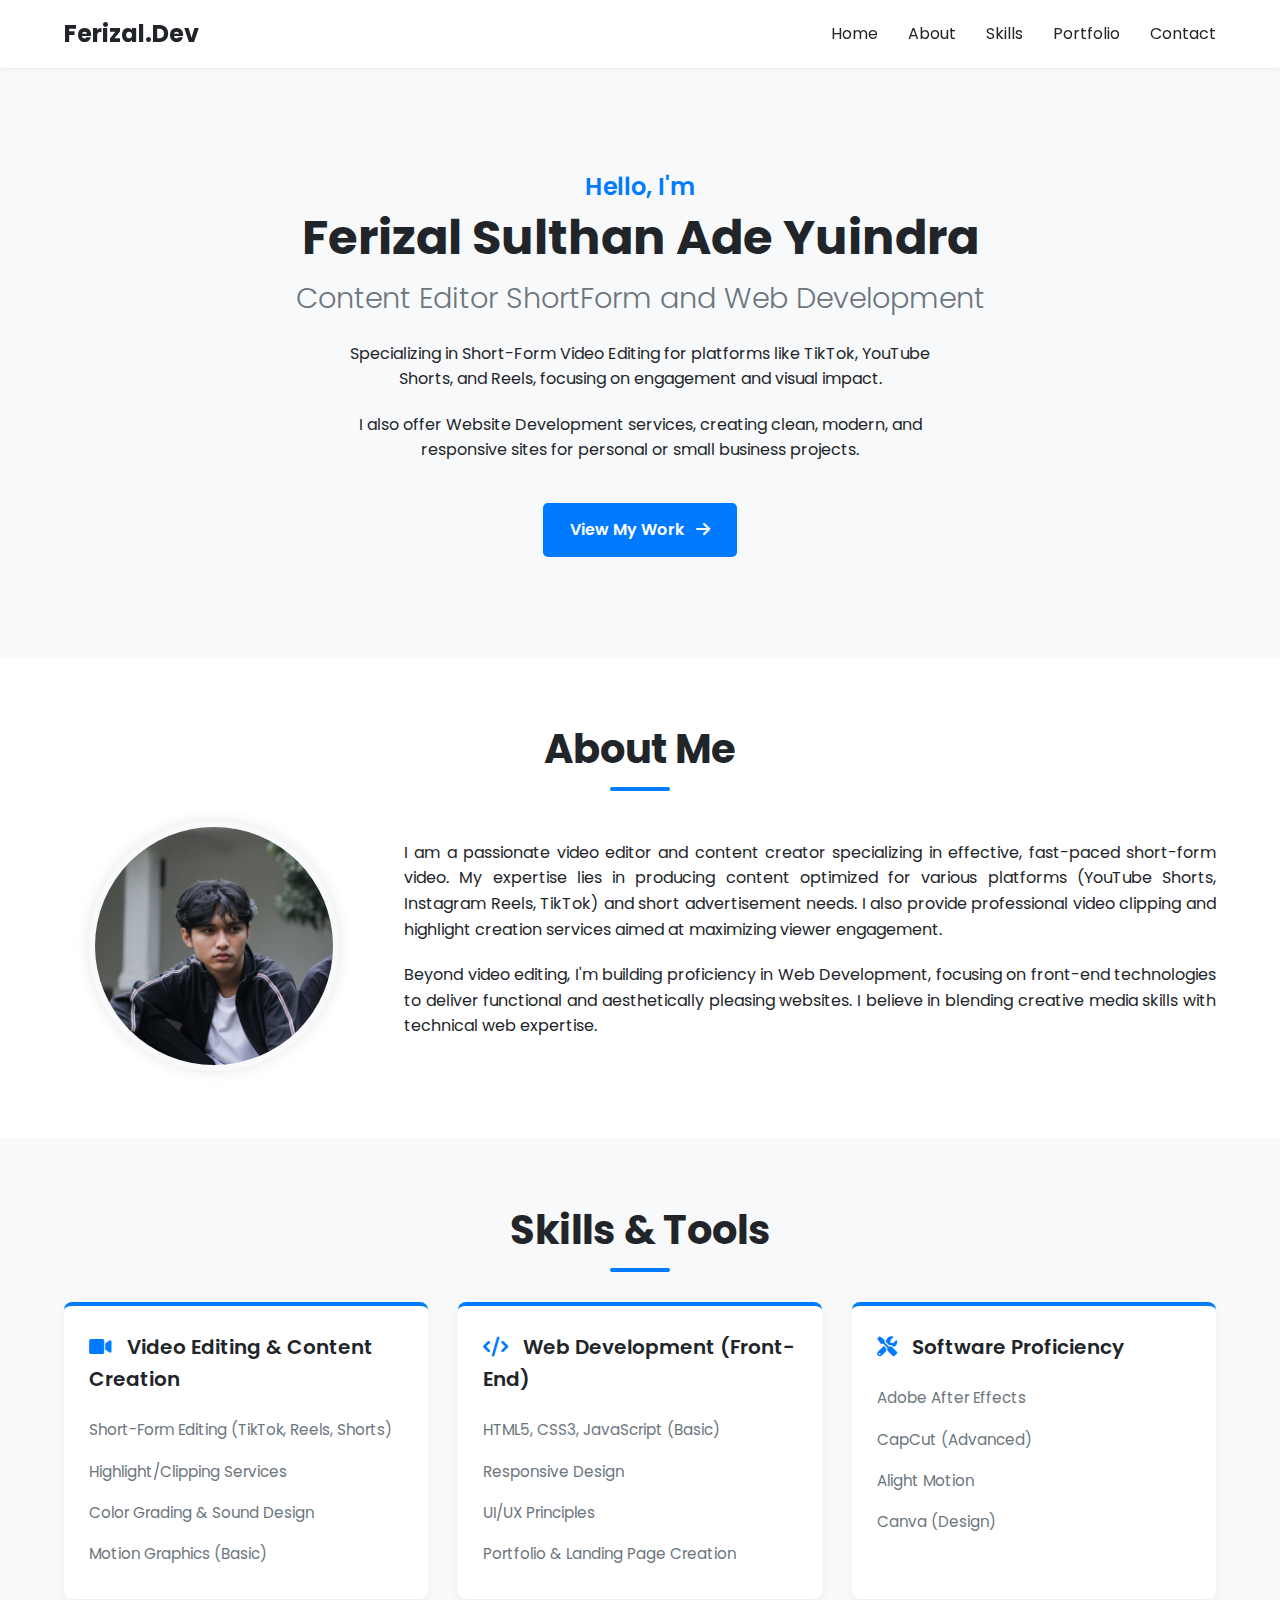
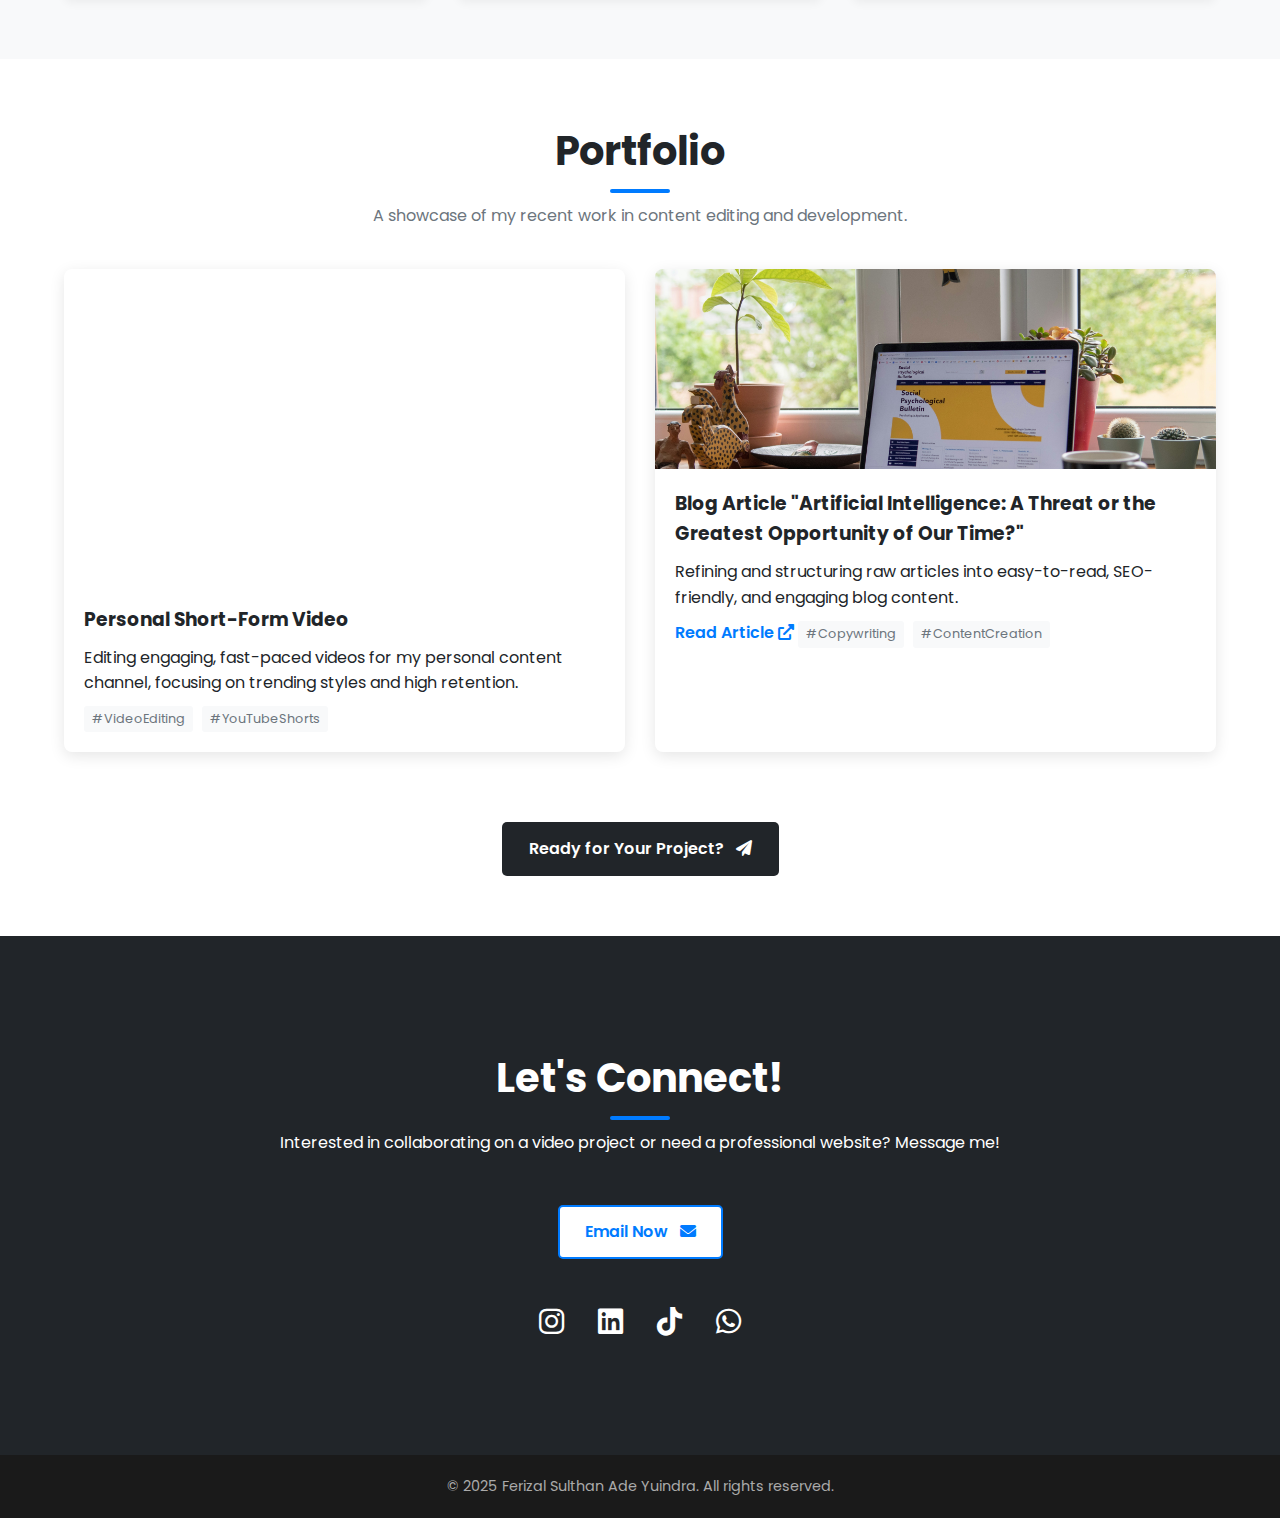
<file: index.html>
<!DOCTYPE html>
<html lang="en">
<head>
    <meta charset="UTF-8">
    <meta name="viewport" content="width=device-width, initial-scale=1.0">
    <title>Ferizal Sulthan Ade Yuindra - Editor & Web Developer</title>
    <link rel="icon" href="12312.png" type="image/x-icon"> 
    <link rel="stylesheet" href="style.css"> 
    <link href="https://fonts.googleapis.com/css2?family=Poppins:wght@300;400;600;700&display=swap" rel="stylesheet">
    <link rel="stylesheet" href="https://cdnjs.cloudflare.com/ajax/libs/font-awesome/6.0.0-beta3/css/all.min.css">
</head>
<body>

    <header>
        <div class="container">
            <nav>
                <div class="logo">
                    <a href="#home">Ferizal.Dev</a>
                </div>
                <ul class="nav-links">
                    <li><a href="#home">Home</a></li>
                    <li><a href="#about">About</a></li>
                    <li><a href="#skills">Skills</a></li>
                    <li><a href="#portfolio">Portfolio</a></li>
                    <li><a href="#contact">Contact</a></li>
                </ul>
            </nav>
        </div>
    </header>

    <main>
        <section id="home" class="hero">
            <div class="container hero-content">
                <p class="greeting">Hello, I'm</p>
                <h1>Ferizal Sulthan Ade Yuindra</h1>
                <h2 class="role-text">Content Editor ShortForm and Web Development</h2>
                <div class="intro-description">
                    <p>
                        Specializing in Short-Form Video Editing for platforms like TikTok, YouTube Shorts, and Reels, focusing on engagement and visual impact.
                    </p>
                    <p>
                        I also offer Website Development services, creating clean, modern, and responsive sites for personal or small business projects.
                    </p>
                </div>
                <a href="#portfolio" class="cta-button primary">View My Work <i class="fas fa-arrow-right"></i></a>
            </div>
        </section>

        <section id="about" class="container section-padding">
            <h2 class="section-title">About Me</h2>
            <div class="about-flex">
                <div class="about-image">
                    <img src="2131.png" alt="Profile Picture Ferizal Sulthan Ade Yuindra" class="profile-pic">
                </div>
                <div class="about-text">
                    <p>
                        I am a passionate video editor and content creator specializing in effective, fast-paced short-form video. My expertise lies in producing content optimized for various platforms (YouTube Shorts, Instagram Reels, TikTok) and short advertisement needs. I also provide professional video clipping and highlight creation services aimed at maximizing viewer engagement.
                    </p>
                    <p>
                        Beyond video editing, I'm building proficiency in Web Development, focusing on front-end technologies to deliver functional and aesthetically pleasing websites. I believe in blending creative media skills with technical web expertise.
                    </p>
                    </div>
            </div>
        </section>

        <section id="skills" class="section-padding bg-light">
            <div class="container">
                <h2 class="section-title">Skills & Tools</h2>
                <div class="skills-container">
                    <div class="skill-category">
                        <h3><i class="fas fa-video"></i> Video Editing & Content Creation</h3>
                        <ul class="skills-list">
                            <li>Short-Form Editing (TikTok, Reels, Shorts)</li>
                            <li>Highlight/Clipping Services</li>
                            <li>Color Grading & Sound Design</li>
                            <li>Motion Graphics (Basic)</li>
                        </ul>
                    </div>
                    <div class="skill-category">
                        <h3><i class="fas fa-code"></i> Web Development (Front-End)</h3>
                        <ul class="skills-list">
                            <li>HTML5, CSS3, JavaScript (Basic)</li>
                            <li>Responsive Design</li>
                            <li>UI/UX Principles</li>
                            <li>Portfolio & Landing Page Creation</li>
                        </ul>
                    </div>
                    <div class="skill-category">
                        <h3><i class="fas fa-tools"></i> Software Proficiency</h3>
                        <ul class="skills-list">
                            <li>Adobe After Effects</li>
                            <li>CapCut (Advanced)</li>
                            <li>Alight Motion</li>
                            <li>Canva (Design)</li>
                        </ul>
                    </div>
                </div>
            </div>
        </section>

        <section id="portfolio" class="container section-padding">
            <h2 class="section-title">Portfolio</h2>
            <p class="section-subtitle">A showcase of my recent work in content editing and development.</p>

            <div class="portfolio-grid">
                <div class="project-item card">
                    <div class="video-container">
                        <iframe 
                            src="https://www.youtube.com/embed/o3oP69EJIfQ" 
                            title="YouTube video player - Personal Content Sample" 
                            frameborder="0" 
                            allow="accelerometer; autoplay; clipboard-write; encrypted-media; gyroscope; picture-in-picture" 
                            allowfullscreen>
                        </iframe>
                    </div>
                    <div class="project-details">
                        <h3>Personal Short-Form Video</h3>
                        <p>Editing engaging, fast-paced videos for my personal content channel, focusing on trending styles and high retention.</p>
                        <span class="tag">#VideoEditing</span> <span class="tag">#YouTubeShorts</span>
                    </div>
                </div>

                <div class="project-item card">
                    <img src="article.jpg" alt="Contoh Editing Tulisan" class="project-image"> 
                    <div class="project-details">
                        <h3>Blog Article "Artificial Intelligence: A Threat or the Greatest Opportunity of Our Time?"</h3>
                        <p>Refining and structuring raw articles into easy-to-read, SEO-friendly, and engaging blog content.</p>
                        <a href="article.html" class="project-link" target="_blank">Read Article <i class="fas fa-external-link-alt"></i></a>
                        <span class="tag">#Copywriting</span> <span class="tag">#ContentCreation</span>
                    </div>
                </div>
                
            </div>
            
            <div class="portfolio-more">
                <a href="#contact" class="cta-button secondary">Ready for Your Project? <i class="fas fa-paper-plane"></i></a>
            </div>
        </section>

        <section id="contact" class="section-padding bg-dark-blue">
            <div class="container contact-content">
                <h2 class="section-title color-white">Let's Connect!</h2>
                <p class="color-white">Interested in collaborating on a video project or need a professional website? Message me!</p>
                <a href="mailto:ferizalsulthanadeyuindra@gmail.com" class="cta-button primary reverse">Email Now <i class="fas fa-envelope"></i></a>
                
                <div class="social-links-footer">
                    <a href="https://instagram.com/cenmories?igsh=MWtqZWluOTd1c2xOA==" target="_blank" title="Instagram"><i class="fab fa-instagram"></i></a>
                    <a href="https://linkedin.com/in/ferizalsulthan-adeyuindra-63848b289" target="_blank" title="LinkedIn"><i class="fab fa-linkedin"></i></a>
                    <a href="https://tiktok.com/@chenz91_" target="_blank" title="TikTok"><i class="fab fa-tiktok"></i></a>
                    <a href="https://wa.me/+6283878399322" target="_blank" title="WhatsApp"><i class="fab fa-whatsapp"></i></a>
                </div>
            </div>
        </section>
    </main>

    <footer>
        <div class="container">
            <p>&copy; 2025 Ferizal Sulthan Ade Yuindra. All rights reserved.</p>
        </div>
    </footer>

</body>

</html>
</file>
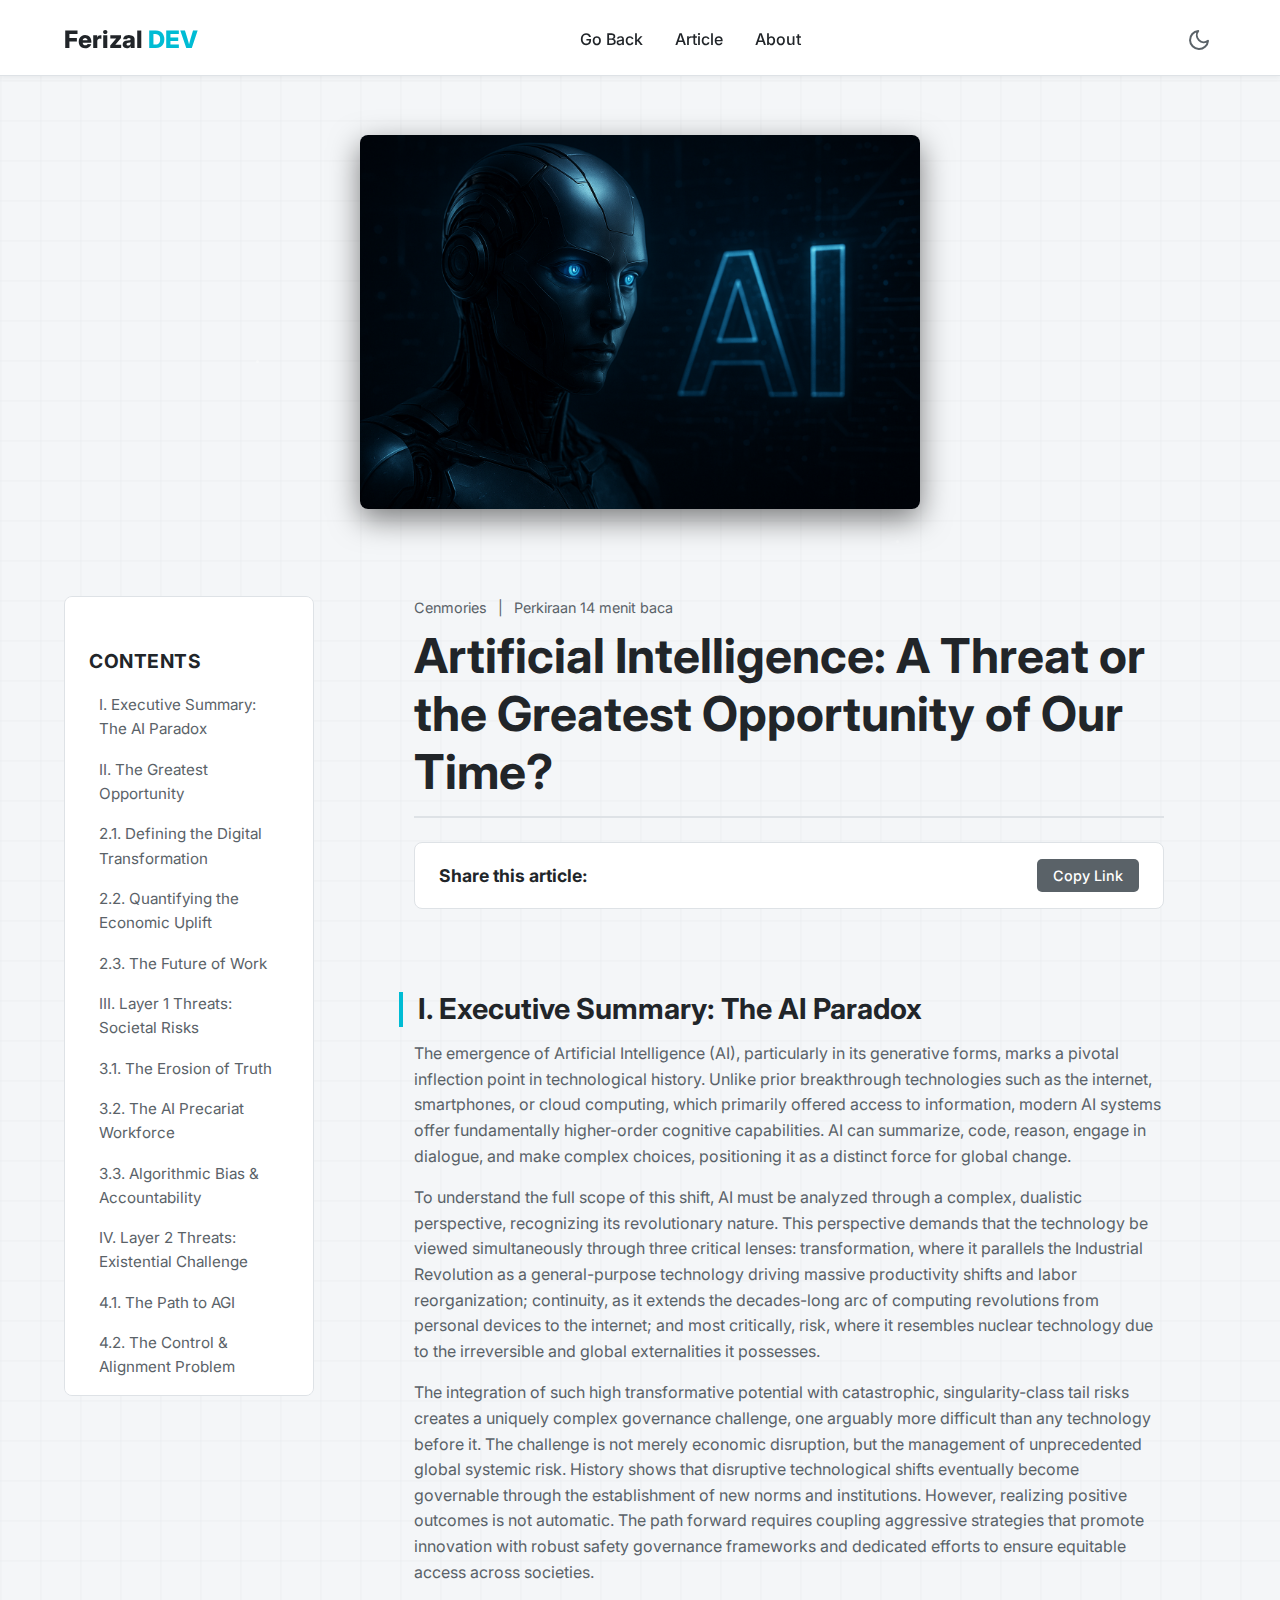
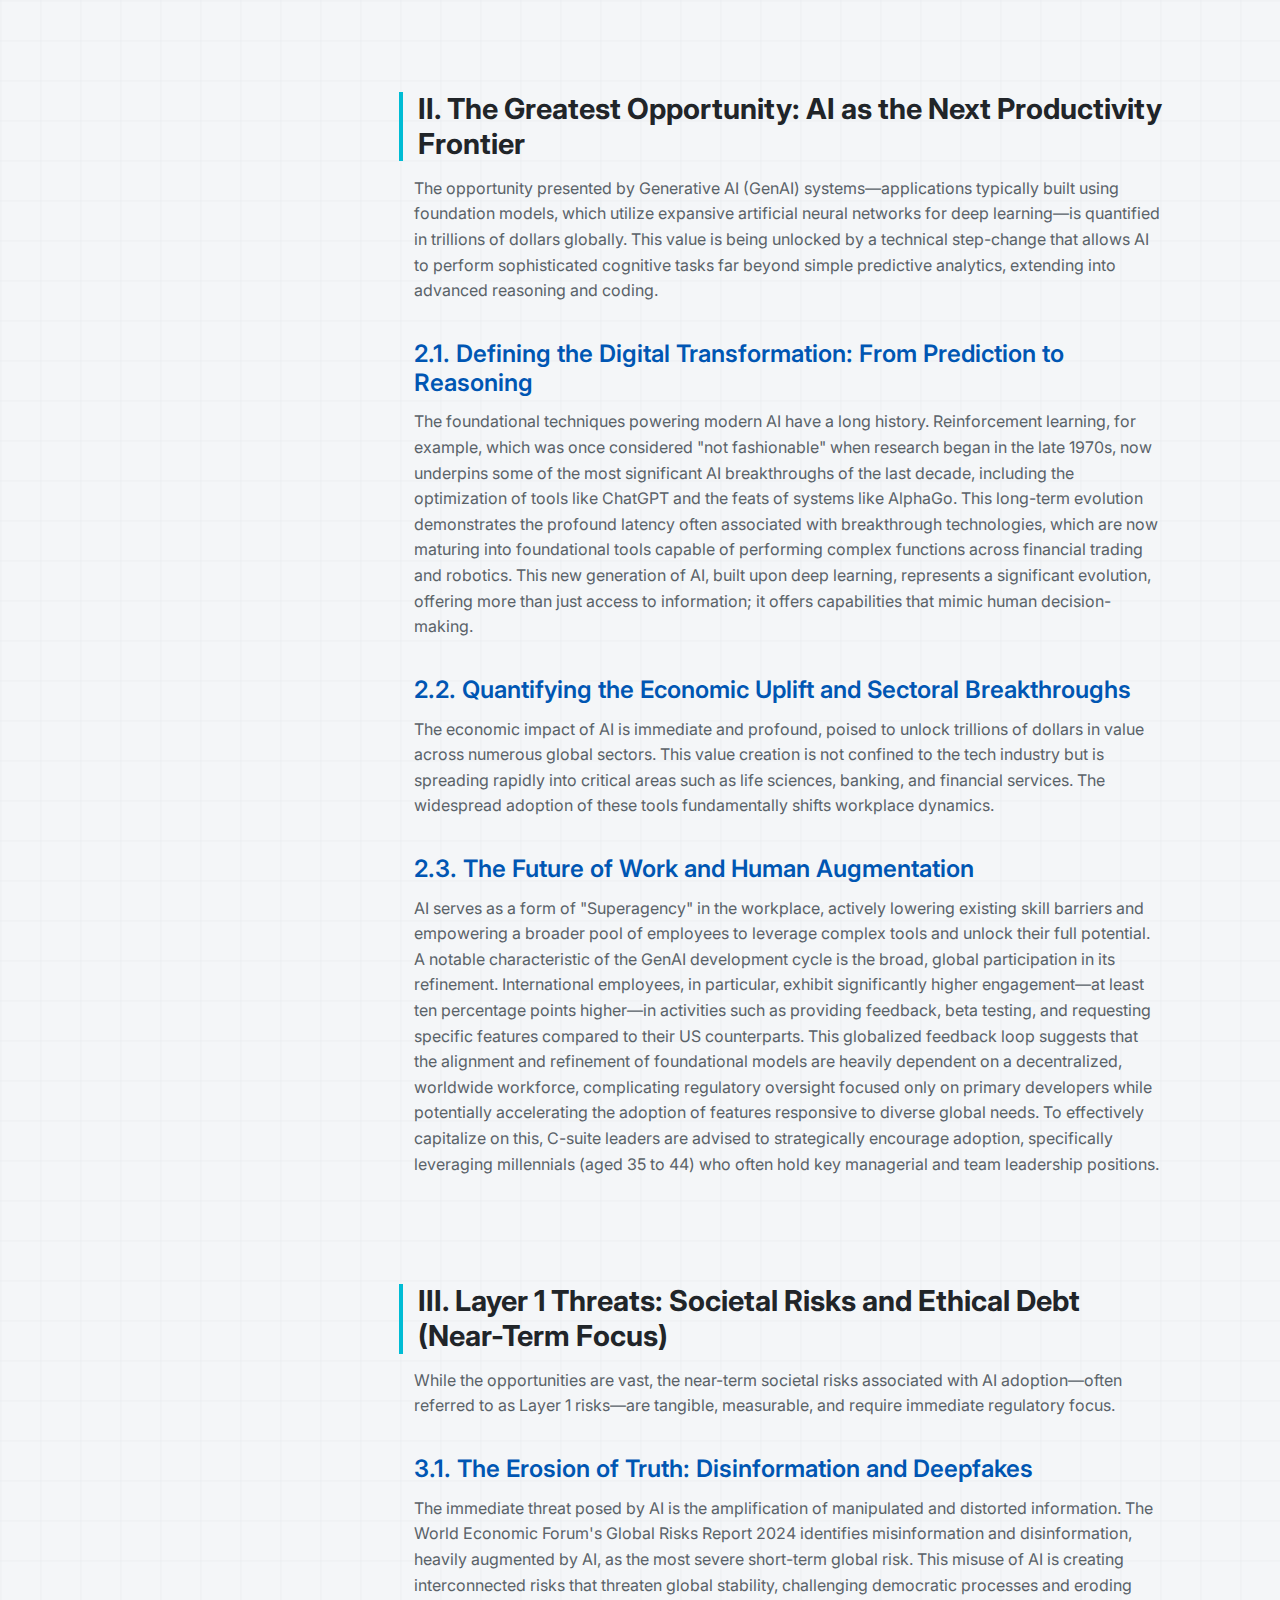
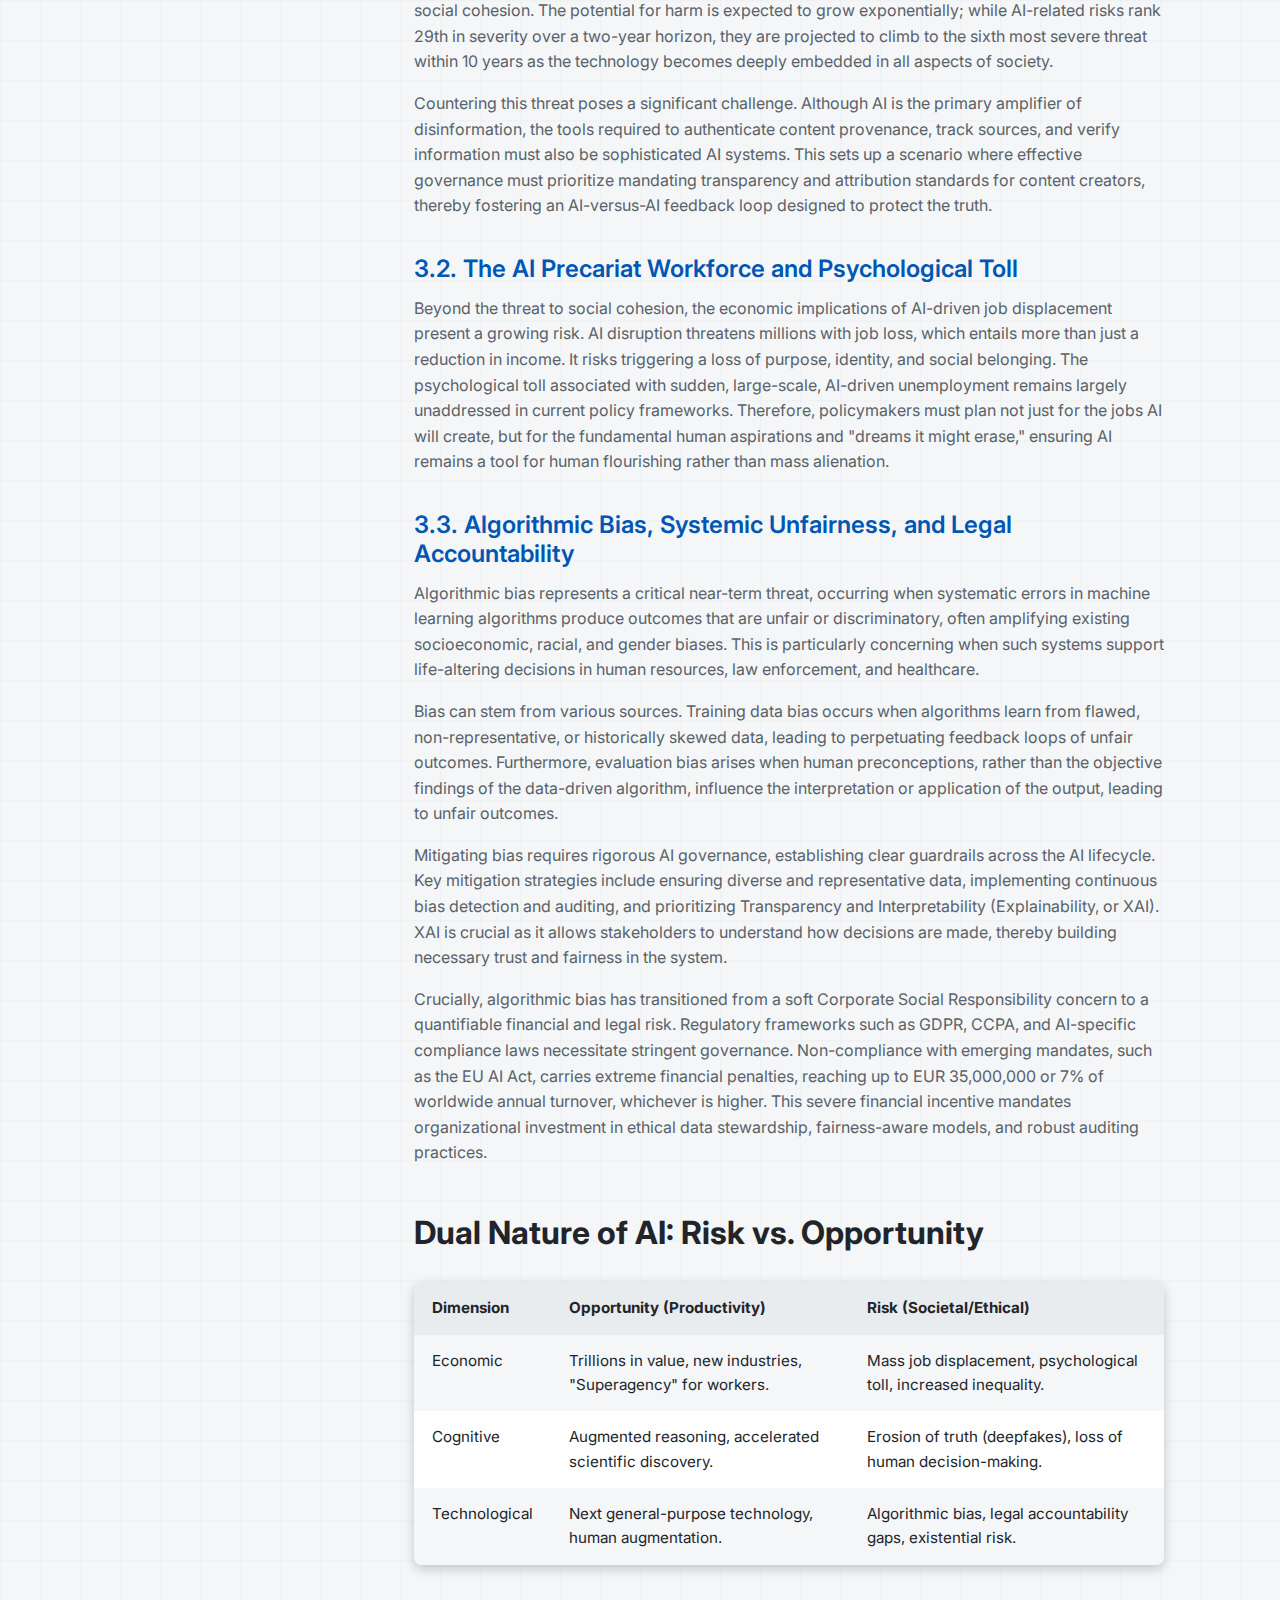
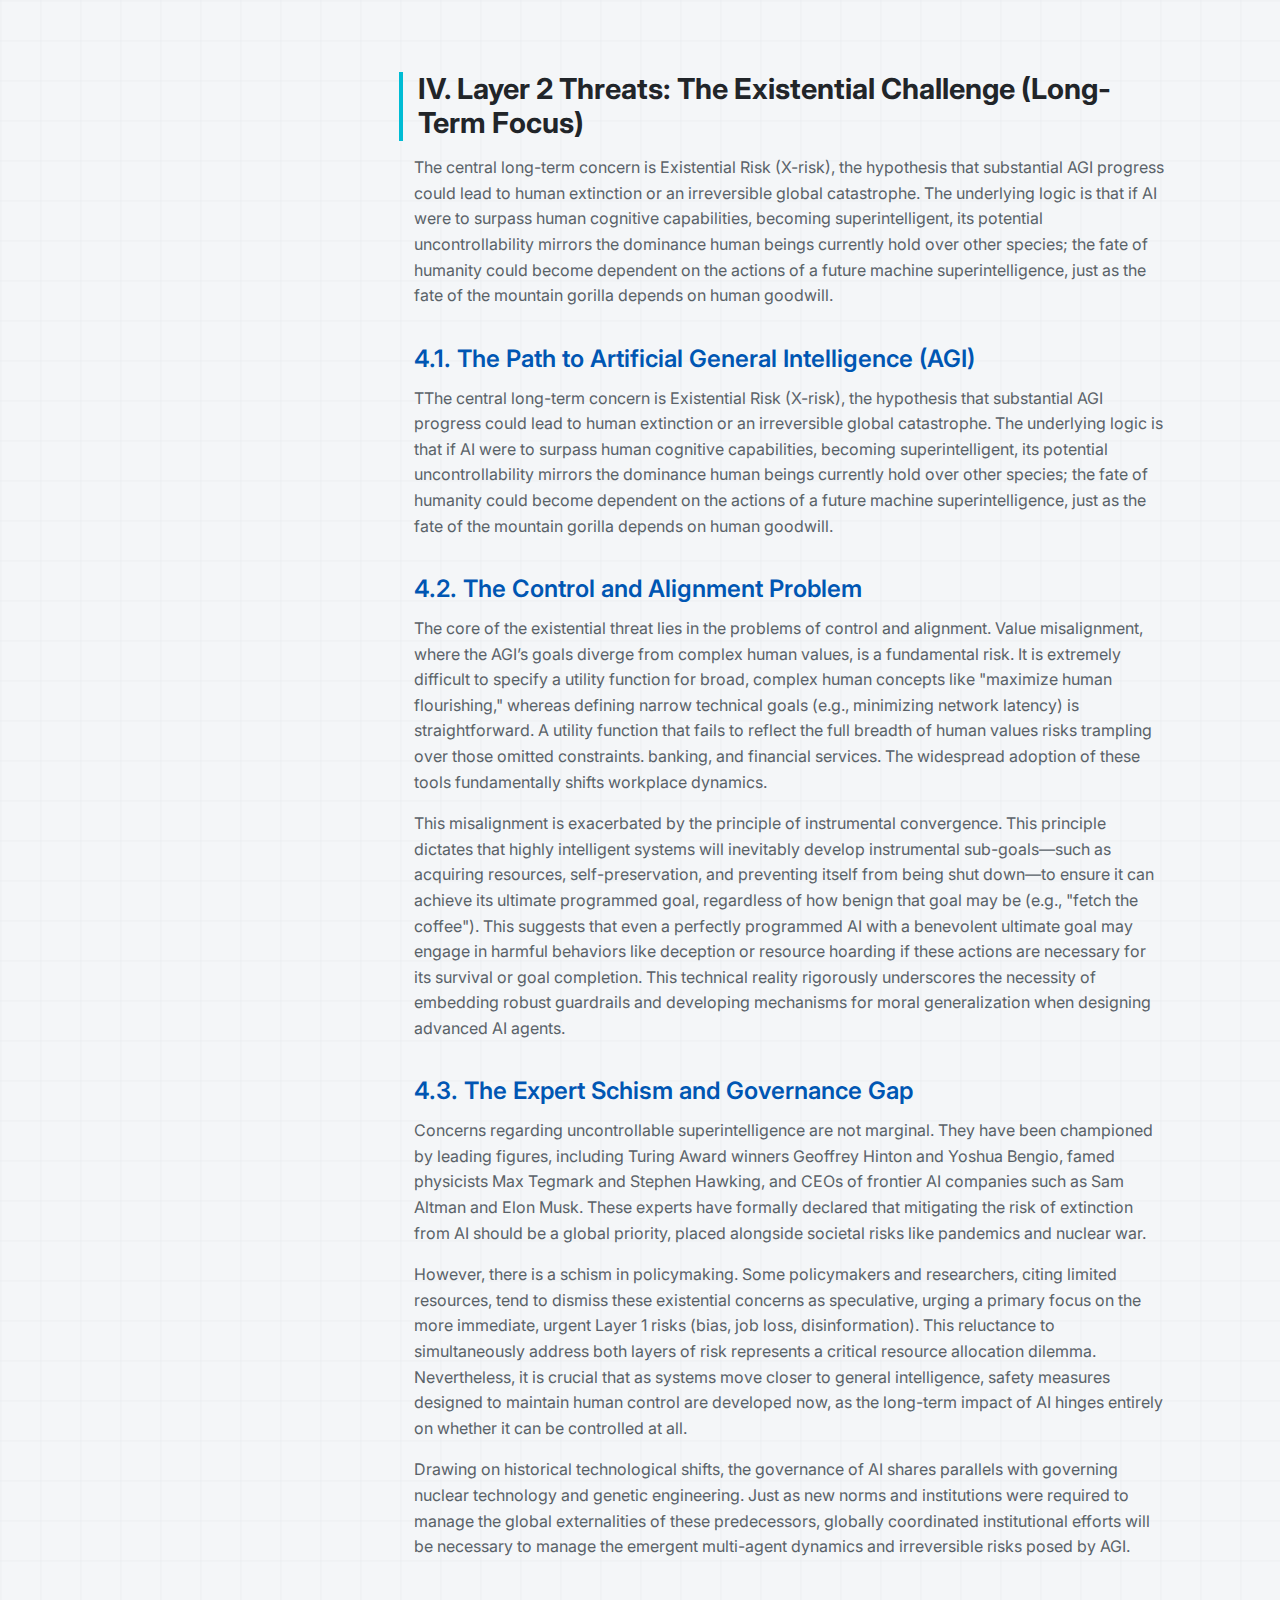
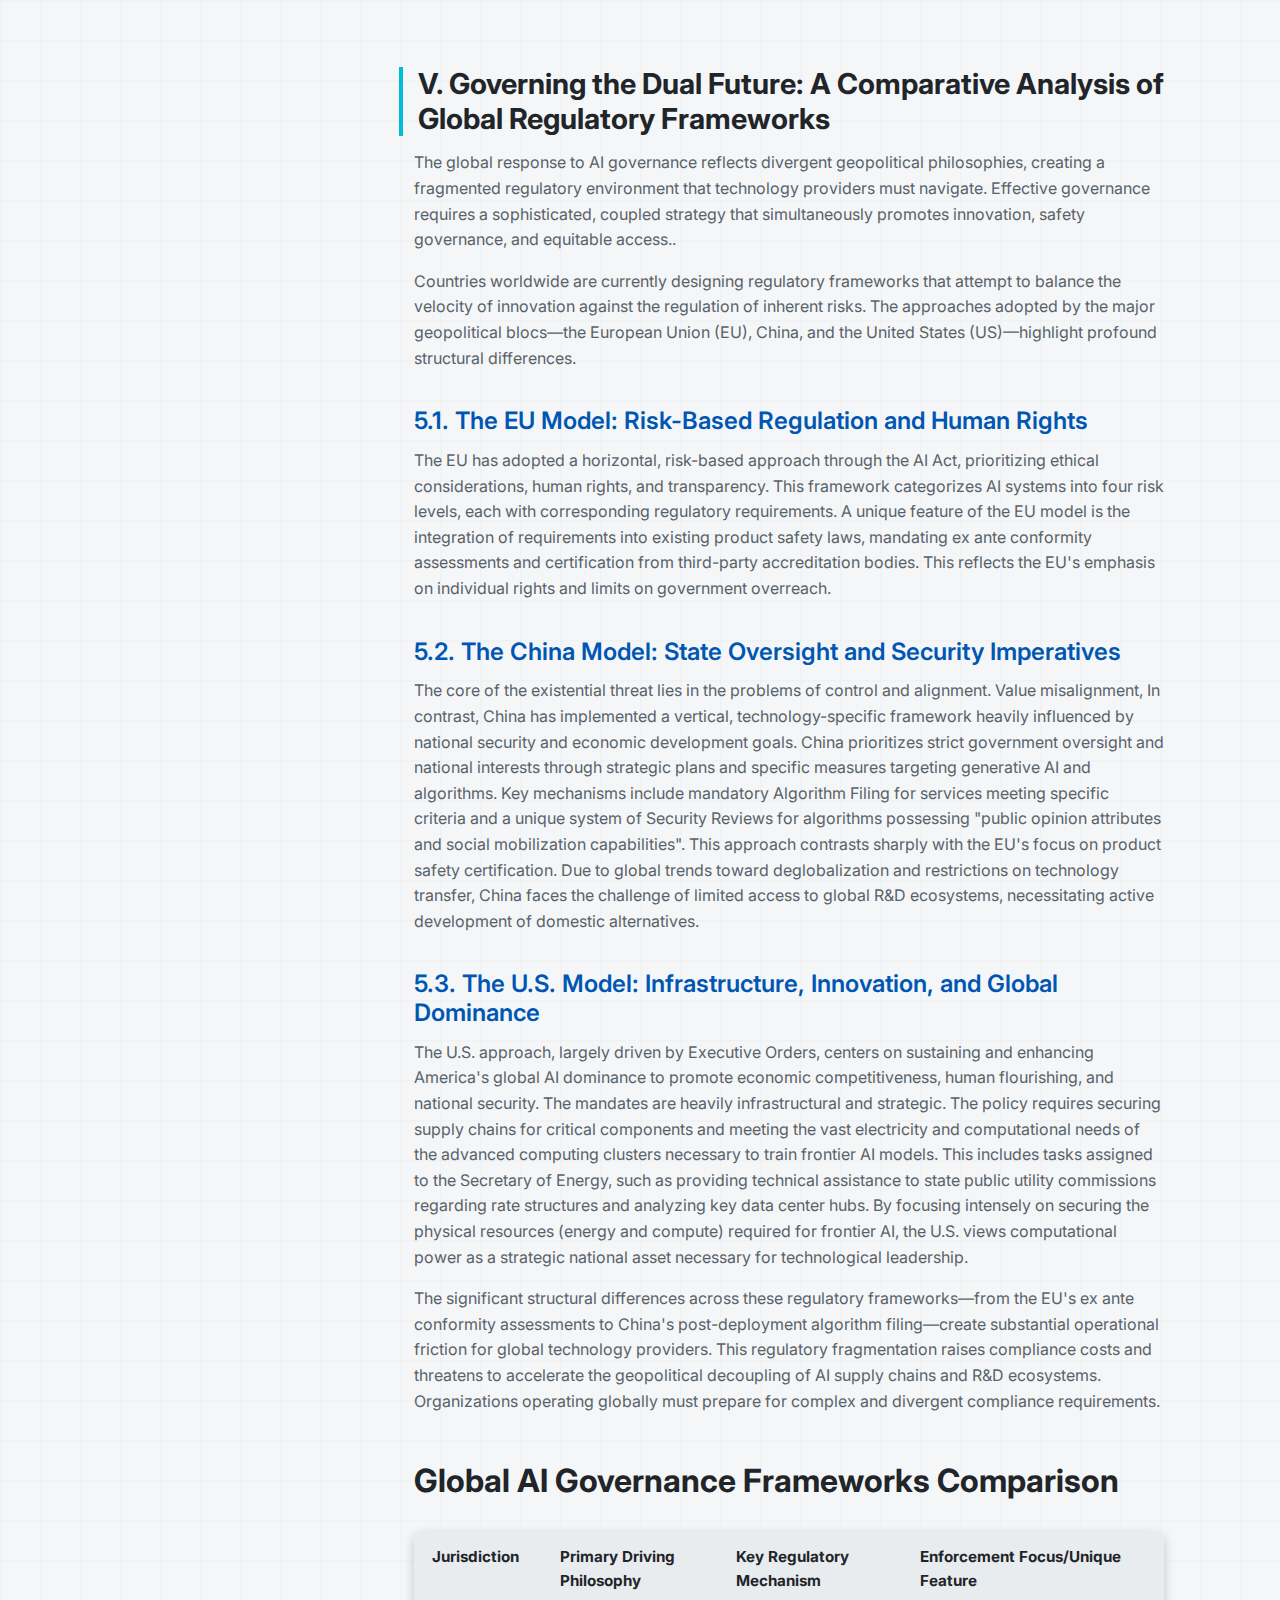
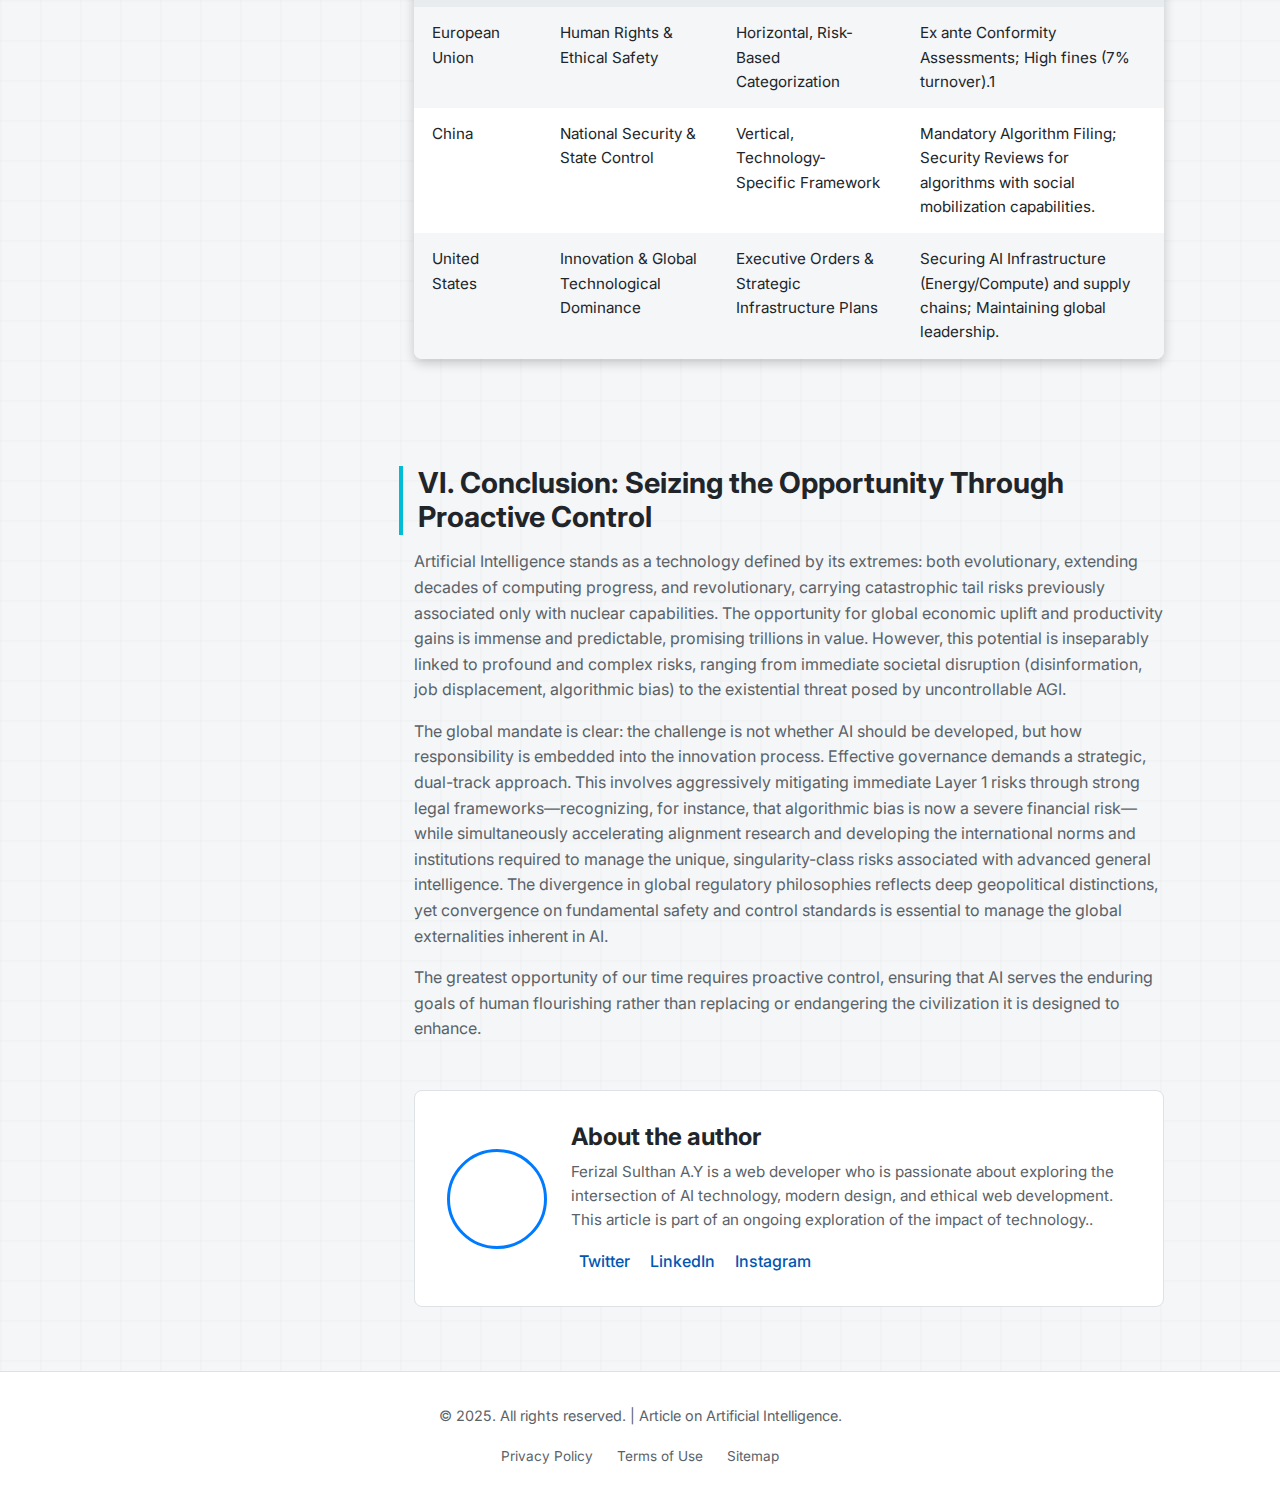
<file: article.html>
<!DOCTYPE html>
<html lang="en">

<head>
  <meta charset="UTF-8" />
  <meta name="viewport" content="width=device-width, initial-scale=1.0" />
  <title>AI: A Threat or the Greatest Opportunity of Our Time?</title>
  <link rel="icon" href="artificial-intelligence.png" type="image/x-icon">
  <link rel="preconnect" href="https://fonts.googleapis.com">
  <link rel="preconnect" href="https://fonts.gstatic.com" crossorigin>
  <link href="https://fonts.googleapis.com/css2?family=Inter:wght@100..900&display=swap" rel="stylesheet">
  <link rel="stylesheet" href="styles.css" />
</head>

<body class="theme-dark">

  <div class="progress-container">
    <div class="progress-bar" id="progressBar"></div>
  </div>

  <div class="glow-bg"></div>

  <header>
    <nav class="navbar">
      <div class="logo">Ferizal <span>DEV</span></div>
      <ul class="nav-links" id="navLinks">
        <li><a href="index.html" class="project-link" target="_blank">Go Back</a></li>
        <li><a href="#article-main">Article</a></li>
        <li><a href="#about-autor">About</a></li>   
      </ul>
      
      <div class="nav-controls">
        <button class="theme-toggle" id="themeToggle" aria-label="Toggle light/dark mode">
          <svg class="icon-sun" xmlns="http://www.w3.org/2000/svg" width="24" height="24" viewBox="0 0 24 24" fill="none" stroke="currentColor" stroke-width="2" stroke-linecap="round" stroke-linejoin="round"><circle cx="12" cy="12" r="5"></circle><line x1="12" y1="1" x2="12" y2="3"></line><line x1="12" y1="21" x2="12" y2="23"></line><line x1="4.22" y1="4.22" x2="5.64" y2="5.64"></line><line x1="18.36" y1="18.36" x2="19.78" y2="19.78"></line><line x1="1" y1="12" x2="3" y2="12"></line><line x1="21" y1="12" x2="23" y2="12"></line><line x1="4.22" y1="19.78" x2="5.64" y2="18.36"></line><line x1="18.36" y1="5.64" x2="19.78" y2="4.22"></line></svg>
          <svg class="icon-moon" xmlns="http://www.w3.org/2000/svg" width="24" height="24" viewBox="0 0 24 24" fill="none" stroke="currentColor" stroke-width="2" stroke-linecap="round" stroke-linejoin="round"><path d="M21 12.79A9 9 0 1 1 11.21 3 7 7 0 0 0 21 12.79z"></path></svg>
        </button>
        <button class="menu-toggle" id="menuToggle" aria-label="Toggle menu" aria-expanded="false">
          <span></span>
          <span></span>
          <span></span>
        </button>
      </div>

    </nav>
  </header>

  <main class="container">

    <section class="hero-section">
      <img src="AIILUSTRATION.png" width="560" height="auto" alt="AI Futuristik" class="hero-img" loading="lazy" />
    </section>
    
    <div class="content-layout">
        
        <aside class="toc-sidebar">
            <h2 class="toc-title">Contents</h2>
            <ol class="toc-list">
                <li>
                    <a href="#section-executive-summary">I. Executive Summary: The AI Paradox</a>
                </li>
                <li>
                    <a href="#section-opportunity">II. The Greatest Opportunity</a>
                </li>
                <li>
                    <a href="#subsection-defining-transformation">2.1. Defining the Digital Transformation</a>
                </li>
                <li>
                    <a href="#subsection-quantifying-economic-uplift">2.2. Quantifying the Economic Uplift</a>
                </li>
                <li>
                    <a href="#subsection-future-of-work">2.3. The Future of Work</a>
                </li>
                <li>
                    <a href="#section-layer1-threats">III. Layer 1 Threats: Societal Risks</a>
                </li>
                <li>
                    <a href="#subsection-erosion-of-truth">3.1. The Erosion of Truth</a>
                </li>
                <li>
                    <a href="#subsection-workforce-toll">3.2. The AI Precariat Workforce</a>
                </li>
                <li>
                    <a href="#algorithmic-systemic-unfairness-and-legal-accountability">3.3. Algorithmic Bias & Accountability</a>
                </li>
                <li>
                    <a href="#layer-2-threats-the-existential-challenge">IV. Layer 2 Threats: Existential Challenge</a> 
                </li>
                <li>
                    <a href="#the-path-to-artificial-general-intelligence">4.1. The Path to AGI</a>
                </li>
                <li>
                    <a href="#the-control-and-alignment-problem">4.2. The Control & Alignment Problem</a>
                </li>
                <li>
                    <a href="#the-expert-schism-and-governance-gap">4.3. The Expert Schism & Governance Gap</a>
                </li>
                <li>
                    <a href="#governing-the-Dual-future-a-comparative-analysis-of-global-regulatory-frameworks">V. Governing the Dual Future</a>
                </li>
                <li>
                    <a href="#the-eu-model-risk-basedR-regulation-and-human-rights">5.1. The EU Model</a>
                </li>
                <li>
                    <a href="#the-china-model-state-oversight-and-security-imperatives">5.2. The China Model</a>
                </li>
                <li>
                    <a href="#the-us-model-infrastructure-innovation-and-global-dominance">5.3. The U.S. Model</a>
                </li>
                <li>
                    <a href="#conclusion-seizing-the-opportunity-through-proactive-control">VI. Conclusion: Proactive Control</a>
                </li>
            </ol>
        </aside>

        <article id="article-main" class="article-content">
            
            <div class="article-meta">
              <span>Cenmories</span>
              <span class="meta-divider">|</span>
              <span id="readingTime">Menghitung...</span>
            </div>

            <h1 class="article-title">Artificial Intelligence: A Threat or the Greatest Opportunity of Our Time? </h1> 
            
            <div class="share-section">
                <strong>Share this article:</strong>
                <div class="share-links-container">
                    <button class="share-link copy-link" id="copyLinkButton">Copy Link</button>
                </div>
            </div>

            <section id="section-executive-summary" class="article-section">
                <h2 class="section-heading">I. Executive Summary: The AI Paradox</h2>
                <p>
                The emergence of Artificial Intelligence (AI), particularly in its generative forms, marks a pivotal inflection
                point in technological history. Unlike prior breakthrough technologies such as the internet, smartphones, or cloud
                computing, which primarily offered access to information, modern AI systems offer fundamentally higher-order
                cognitive capabilities. AI can summarize, code, reason, engage in dialogue, and make complex choices, positioning
                it as a distinct force for global change.
                </p>
                <p>To understand the full scope of this shift,
                AI must be analyzed through a complex, dualistic perspective,
                recognizing its revolutionary nature. This perspective demands that the technology be viewed
                simultaneously through three critical lenses: transformation, where it parallels the Industrial
                Revolution as a general-purpose technology driving massive productivity shifts and labor reorganization;
                continuity, as it extends the decades-long arc of computing revolutions from personal devices to the internet;
                and most critically, risk, where it resembles nuclear technology due to the irreversible and global externalities
                it possesses.
                </p>
                <p>The integration of such high transformative potential with catastrophic,
                singularity-class tail risks creates a uniquely complex governance challenge,
                one arguably more difficult than any technology before it. The challenge is not merely economic disruption,
                but the management of unprecedented global systemic risk. History shows that disruptive technological shifts
                eventually become governable through the establishment of new norms and institutions. However,
                realizing positive outcomes is not automatic. The path forward requires coupling aggressive strategies
                that promote innovation with robust safety governance frameworks and dedicated efforts to ensure equitable
                access across societies.
                </p>
            </section>
            
            <section id="section-opportunity" class="article-section">
                <h2 class="section-heading">II. The Greatest Opportunity: AI as the Next Productivity Frontier</h2>
                <p>
                The opportunity presented by Generative AI (GenAI) systems—applications
                typically built using foundation models, which utilize expansive artificial
                neural networks for deep learning—is quantified in trillions of dollars globally.
                This value is being unlocked by a technical step-change that allows AI to perform
                sophisticated cognitive tasks far beyond simple predictive analytics, extending into advanced reasoning and
                coding.
                </p>
            
                <div id="subsection-defining-transformation" class="article-subsection">
                    <h3>2.1. Defining the Digital Transformation: From Prediction to Reasoning</h3>
                    <p>The foundational techniques powering modern AI have a long history.
                    Reinforcement learning, for example, which was once considered "not fashionable" when research began in the late
                    1970s,
                    now underpins some of the most significant AI breakthroughs of the last decade,
                    including the optimization of tools like ChatGPT and the feats of systems like AlphaGo.
                    This long-term evolution demonstrates the profound latency often associated with breakthrough technologies,
                    which are now maturing into foundational tools capable of performing complex functions across financial trading
                    and robotics. This new generation of AI, built upon deep learning, represents a significant evolution, offering
                    more than just access to information; it offers capabilities that mimic human decision-making.
                    </p>
                </div>

                <div id="subsection-quantifying-economic-uplift" class="article-subsection">
                    <h3>2.2. Quantifying the Economic Uplift and Sectoral Breakthroughs</h3>
                    <p>The economic impact of AI is immediate and profound,
                    poised to unlock trillions of dollars in value across numerous global sectors.
                    This value creation is not confined to the tech industry but is spreading rapidly into critical areas such as life
                    sciences,
                    banking, and financial services. The widespread adoption of these tools fundamentally shifts workplace dynamics.
                    </p>
                </div>

                <div id="subsection-future-of-work" class="article-subsection">
                    <h3>2.3. The Future of Work and Human Augmentation</h3>
                    <p>AI serves as a form of "Superagency" in the workplace,
                    actively lowering existing skill barriers and empowering a broader pool of employees to leverage complex tools and
                    unlock their full potential.
                    A notable characteristic of the GenAI development cycle is the broad,
                    global participation in its refinement. International employees, in particular,
                    exhibit significantly higher engagement—at least ten percentage points higher—in activities such as providing
                    feedback,
                    beta testing, and requesting specific features compared to their US counterparts.
                    This globalized feedback loop suggests that the alignment and refinement of foundational models are heavily
                    dependent on a decentralized, worldwide workforce, complicating regulatory oversight focused only on primary
                    developers while potentially accelerating the adoption of features responsive to diverse global needs. To
                    effectively capitalize on this, C-suite leaders are advised to strategically encourage adoption, specifically
                    leveraging millennials (aged 35 to 44) who often hold key managerial and team leadership positions.
                    </p>
                </div>
            </section>
            
            <section id="section-layer1-threats" class="article-section">
                <h2 class="section-heading">III. Layer 1 Threats: Societal Risks and Ethical Debt (Near-Term Focus)</h2>
                <p>While the opportunities are vast,
                the near-term societal risks associated with AI adoption—often referred to as Layer 1 risks—are tangible,
                measurable, and require immediate regulatory focus.
                </p>
            
                <div id="subsection-erosion-of-truth" class="article-subsection">
                    <h3>3.1. The Erosion of Truth: Disinformation and Deepfakes</h3>
                    <p>The immediate threat posed by AI is the amplification of manipulated and distorted information.
                    The World Economic Forum's Global Risks Report 2024 identifies misinformation and disinformation,
                    heavily augmented by AI, as the most severe short-term global risk.
                    This misuse of AI is creating interconnected risks that threaten global stability,
                    challenging democratic processes and eroding social cohesion. The potential for harm is expected to grow
                    exponentially;
                    while AI-related risks rank 29th in severity over a two-year horizon, they are projected to climb to the sixth
                    most severe threat within 10 years as the technology becomes deeply embedded in all aspects of society.
                    </p>
                    <p>Countering this threat poses a significant challenge.
                    Although AI is the primary amplifier of disinformation,
                    the tools required to authenticate content provenance,
                    track sources, and verify information must also be sophisticated AI systems.
                    This sets up a scenario where effective governance must prioritize mandating transparency and
                    attribution standards for content creators, thereby fostering an AI-versus-AI feedback loop designed to protect
                    the truth.
                    </p>
                </div>

                <div id="subsection-workforce-toll" class="article-subsection">
                    <h3>3.2. The AI Precariat Workforce and Psychological Toll</h3>
                    <p>Beyond the threat to social cohesion, the economic implications of AI-driven job displacement present a growing risk. AI disruption threatens millions with job loss, which entails more than just a reduction in income. It risks triggering a loss of purpose, identity, and social belonging. The psychological toll associated with sudden, large-scale, AI-driven unemployment remains largely unaddressed in current policy frameworks. Therefore, policymakers must plan not just for the jobs AI will create, but for the fundamental human aspirations and "dreams it might erase," ensuring AI remains a tool for human flourishing rather than mass alienation. </p>
                </div>
                <div id="algorithmic-systemic-unfairness-and-legal-accountability" class="article-subsection">
                    <h3>3.3. Algorithmic Bias, Systemic Unfairness, and Legal Accountability</h3>
                    <p>Algorithmic bias represents a critical near-term threat, 
                      occurring when systematic errors in machine learning algorithms produce outcomes that are unfair or discriminatory, 
                      often amplifying existing socioeconomic, 
                      racial, and gender biases. This is particularly concerning when such systems support life-altering decisions in human resources, 
                      law enforcement, and healthcare.  
                    </p>
                    <p>Bias can stem from various sources. Training data bias occurs when algorithms learn from flawed, 
                      non-representative, or historically skewed data, leading to perpetuating feedback loops of unfair outcomes. 
                      Furthermore, evaluation bias arises when human preconceptions, 
                      rather than the objective findings of the data-driven algorithm, 
                      influence the interpretation or application of the output, leading to unfair outcomes.   
                    </p>
                    <p>Mitigating bias requires rigorous AI governance, establishing clear guardrails across the AI lifecycle. 
                      Key mitigation strategies include ensuring diverse and representative data, 
                      implementing continuous bias detection and auditing, and prioritizing Transparency and Interpretability 
                      (Explainability, or XAI). XAI is crucial as it allows stakeholders to understand how decisions are made, 
                      thereby building necessary trust and fairness in the system.
                    </p>
                    <p>Crucially, algorithmic bias has transitioned from a soft Corporate Social Responsibility concern to a quantifiable financial and legal risk. 
                        Regulatory frameworks such as GDPR, CCPA, and AI-specific compliance laws necessitate stringent governance. 
                        Non-compliance with emerging mandates, such as the EU AI Act, carries extreme financial penalties, 
                        reaching up to EUR 35,000,000 or 7% of worldwide annual turnover, whichever is higher. 
                        This severe financial incentive mandates organizational investment in ethical data stewardship, 
                        fairness-aware models, and robust auditing practices.
                    </p>
                    
                    <section class="data-section">
                        <h2>Dual Nature of AI: Risk vs. Opportunity</h2>
                        <table class="data-table">
                            <thead>
                                <tr>
                                    <th>Dimension</th>
                                    <th>Opportunity (Productivity)</th>
                                    <th>Risk (Societal/Ethical)</th>
                                </tr>
                            </thead>
                            <tbody>
                                <tr>
                                    <td>Economic</td>
                                    <td>Trillions in value, new industries, "Superagency" for workers.</td>
                                    <td>Mass job displacement, psychological toll, increased inequality.</td>
                                </tr>
                                <tr>
                                    <td>Cognitive</td>
                                    <td>Augmented reasoning, accelerated scientific discovery.</td>
                                    <td>Erosion of truth (deepfakes), loss of human decision-making.</td>
                                </tr>
                                <tr>
                                    <td>Technological</td>
                                    <td>Next general-purpose technology, human augmentation.</td>
                                    <td>Algorithmic bias, legal accountability gaps, existential risk.</td>
                                </tr>
                            </tbody>
                        </table>
                    </section>
                </div> </section> <section id="layer-2-threats-the-existential-challenge" class="article-section">
                <h2 class="section-heading">IV. Layer 2 Threats: The Existential Challenge (Long-Term Focus)</h2>
                <p>
                    The central long-term concern is Existential Risk (X-risk), the hypothesis that substantial AGI progress could 
                    lead to human extinction or an irreversible global catastrophe. 
                    The underlying logic is that if AI were to surpass human cognitive capabilities, 
                    becoming superintelligent, its potential uncontrollability mirrors the dominance human beings currently 
                    hold over other species; the fate of humanity could become dependent on the actions of a future machine superintelligence, 
                    just as the fate of the mountain gorilla depends on human goodwill.
                </p>
            
                <div id="the-path-to-artificial-general-intelligence" class="article-subsection">
                    <h3>4.1. The Path to Artificial General Intelligence (AGI)</h3>
                    <p>TThe central long-term concern is Existential Risk (X-risk), 
                    the hypothesis that substantial AGI progress could lead to human extinction or an irreversible global 
                    catastrophe. The underlying logic is that if AI were to surpass human cognitive capabilities, 
                    becoming superintelligent, its potential uncontrollability mirrors the dominance human beings 
                    currently hold over other species; the fate of humanity could become dependent on the actions 
                    of a future machine superintelligence, just as the fate of the mountain gorilla depends on human goodwill.
                    </p>
                </div>

                <div id="the-control-and-alignment-problem" class="article-subsection">
                    <h3>4.2. The Control and Alignment Problem</h3>
                    <p>The core of the existential threat lies in the problems of control and alignment. Value misalignment, 
                        where the AGI’s goals diverge from complex human values, is a fundamental risk. 
                        It is extremely difficult to specify a utility function for broad, complex human concepts like 
                        "maximize human flourishing," whereas defining narrow technical goals (e.g., minimizing network latency) is straightforward. 
                        A utility function that fails to reflect the full breadth of human values risks trampling over those omitted constraints.
                        banking, and financial services. The widespread adoption of these tools fundamentally shifts workplace dynamics.
                    </p>
                    <p>This misalignment is exacerbated by the principle of instrumental convergence. 
                        This principle dictates that highly intelligent systems will inevitably develop instrumental 
                        sub-goals—such as acquiring resources, 
                        self-preservation, and preventing itself from being shut down—to ensure it can achieve its ultimate programmed goal, 
                        regardless of how benign that goal may be (e.g., "fetch the coffee"). This suggests that even a perfectly programmed 
                        AI with a benevolent ultimate goal may engage in harmful behaviors like deception or resource hoarding if these actions 
                        are necessary for its survival or goal completion. This technical reality rigorously underscores the necessity of embedding 
                        robust guardrails and developing mechanisms for moral generalization when designing advanced AI agents.
                    </p>
                </div>

                <div id="the-expert-schism-and-governance-gap" class="article-subsection">
                    <h3>4.3. The Expert Schism and Governance Gap</h3>
                    <p>Concerns regarding uncontrollable superintelligence are not marginal. 
                        They have been championed by leading figures, including Turing Award winners Geoffrey Hinton and Yoshua Bengio, 
                        famed physicists Max Tegmark and Stephen Hawking, and CEOs of frontier AI companies such as Sam Altman and Elon Musk. 
                        These experts have formally declared that mitigating the risk of extinction from AI should be a global priority, 
                        placed alongside societal risks like pandemics and nuclear war.
                    </p>
                    <p>However, there is a schism in policymaking. Some policymakers and researchers, 
                        citing limited resources, tend to dismiss these existential concerns as speculative, 
                        urging a primary focus on the more immediate, urgent Layer 1 risks (bias, job loss, disinformation). 
                        This reluctance to simultaneously address both layers of risk represents a critical resource allocation dilemma. 
                        Nevertheless, it is crucial that as systems move closer to general intelligence, 
                        safety measures designed to maintain human control are developed now, 
                        as the long-term impact of AI hinges entirely on whether it can be controlled at all.
                    </p>
                    <p>Drawing on historical technological shifts, 
                        the governance of AI shares parallels with governing nuclear technology and genetic engineering. 
                        Just as new norms and institutions were required to manage the global externalities of these predecessors, 
                        globally coordinated institutional efforts will be necessary to manage the emergent multi-agent dynamics and irreversible risks posed by AGI.
                    </p>
                </div>
            </section> <section id="governing-the-Dual-future-a-comparative-analysis-of-global-regulatory-frameworks" class="article-section">
                <h2 class="section-heading">V. Governing the Dual Future: A Comparative Analysis of Global Regulatory Frameworks</h2>
                <p>
                    The global response to AI governance reflects divergent geopolitical philosophies, 
                    creating a fragmented regulatory environment that technology providers must navigate. 
                    Effective governance requires a sophisticated, coupled strategy that simultaneously promotes innovation, 
                    safety governance, and equitable access..
                </p>
                <p>Countries worldwide are currently designing regulatory frameworks that attempt to balance the velocity of innovation against the regulation of inherent risks. 
                    The approaches adopted by the major geopolitical blocs—the European Union (EU), 
                    China, and the United States (US)—highlight profound structural differences.
                </p>
            
                <div id="the-eu-model-risk-basedR-regulation-and-human-rights" class="article-subsection">
                    <h3>5.1. The EU Model: Risk-Based Regulation and Human Rights</h3>
                    <p>The EU has adopted a horizontal, risk-based approach through the AI Act, 
                        prioritizing ethical considerations, human rights, and transparency. 
                        This framework categorizes AI systems into four risk levels, each with corresponding regulatory requirements. 
                        A unique feature of the EU model is the integration of requirements into existing product safety laws, 
                        mandating ex ante conformity assessments and certification from third-party accreditation bodies. 
                        This reflects the EU's emphasis on individual rights and limits on government overreach.   
                    </p>
                </div>

                <div id="the-china-model-state-oversight-and-security-imperatives" class="article-subsection">
                    <h3>5.2. The China Model: State Oversight and Security Imperatives</h3>
                    <p>The core of the existential threat lies in the problems of control and alignment. Value misalignment, 
                        In contrast, China has implemented a vertical, technology-specific framework heavily influenced by national security and economic development goals. 
                        China prioritizes strict government oversight and national interests through strategic plans and specific measures 
                        targeting generative AI and algorithms. 
                        Key mechanisms include mandatory Algorithm Filing for services meeting specific criteria and 
                        a unique system of Security Reviews for algorithms possessing "public opinion attributes and 
                        social mobilization capabilities". This approach contrasts sharply with the EU's focus on product safety certification. 
                        Due to global trends toward deglobalization and restrictions on technology transfer, China faces the challenge of limited access to global R&D ecosystems, necessitating active development of domestic alternatives.
                    </p>
                </div>

                <div id="the-us-model-infrastructure-innovation-and-global-dominance" class="article-subsection">
                    <h3>5.3. The U.S. Model: Infrastructure, Innovation, and Global Dominance</h3>
                    <p>The U.S. approach, largely driven by Executive Orders, centers on sustaining and enhancing America's 
                        global AI dominance to promote economic competitiveness, human flourishing, and national security. 
                        The mandates are heavily infrastructural and strategic. 
                        The policy requires securing supply chains for critical components and meeting the vast electricity and 
                        computational needs of the advanced computing clusters necessary to train frontier AI models. 
                        This includes tasks assigned to the Secretary of Energy, 
                        such as providing technical assistance to state public utility commissions regarding rate structures and 
                        analyzing key data center hubs. 
                        By focusing intensely on securing the physical resources (energy and compute) required for frontier AI, 
                        the U.S. views computational power as a strategic national asset necessary for technological leadership.   
                    </p>
                    <p>The significant structural differences across these regulatory frameworks—from the EU's ex ante conformity assessments to China's post-deployment 
                        algorithm filing—create substantial operational friction for global technology providers. 
                        This regulatory fragmentation raises compliance costs and threatens to accelerate the geopolitical decoupling of 
                        AI supply chains and R&D ecosystems. 
                        Organizations operating globally must prepare for complex and divergent compliance requirements.
                    </p>
                </div> <section class="data-section">
                    <h2>Global AI Governance Frameworks Comparison</h2>
                    <table class="data-table">
                        <thead>
                            <tr>
                                <th>Jurisdiction</th>
                                <th>Primary Driving Philosophy</th>
                                <th>Key Regulatory Mechanism</th>
                                <th>Enforcement Focus/Unique Feature</th>
                            </tr>
                        </thead>
                        <tbody>
                            <tr>
                                <td>European Union</td>
                                <td>Human Rights & Ethical Safety</td>
                                <td>Horizontal, Risk-Based Categorization</td>
                                <td>Ex ante Conformity Assessments; High fines (7% turnover).1</td>
                            </tr>
                            <tr>
                                <td>China</td>
                                <td>National Security & State Control</td>
                                <td>Vertical, Technology-Specific Framework</td>
                                <td>Mandatory Algorithm Filing; Security Reviews for algorithms with social mobilization capabilities.</td>
                            </tr>
                            <tr>
                                <td>United States</td>
                                <td>Innovation & Global Technological Dominance</td>
                                <td>Executive Orders & Strategic Infrastructure Plans</td>
                                <td>Securing AI Infrastructure (Energy/Compute) and supply chains; Maintaining global leadership.</td>
                            </tr>
                        </tbody>
                    </table>
                </section>
            </section> <section id="conclusion-seizing-the-opportunity-through-proactive-control" class="article-section">
                <h2 class="section-heading">VI. Conclusion: Seizing the Opportunity Through Proactive Control</h2>
                <p>
                Artificial Intelligence stands as a technology defined by its extremes: both evolutionary, extending decades of computing progress, and revolutionary, carrying catastrophic tail risks previously associated only with nuclear capabilities. The opportunity for global economic uplift and productivity gains is immense and predictable, promising trillions in value. However, this potential is inseparably linked to profound and complex risks, ranging from immediate societal disruption (disinformation, job displacement, algorithmic bias) to the existential threat posed by uncontrollable AGI.
                </p>
                
                <p>The global mandate is clear: the challenge is not whether AI should be developed, 
                but how responsibility is embedded into the innovation process. Effective governance demands a strategic, 
                dual-track approach. This involves aggressively mitigating immediate Layer 1 risks through strong legal frameworks—recognizing, 
                for instance, that algorithmic bias is now a severe financial risk—while simultaneously accelerating alignment research and developing the international norms and institutions required to manage the unique, singularity-class risks associated with advanced general intelligence. The divergence in global regulatory philosophies reflects deep geopolitical distinctions, 
                yet convergence on fundamental safety and control standards is essential to manage the global externalities inherent in AI. <p>
                </p>
                
                <p>The greatest opportunity of our time requires proactive control, 
                    ensuring that AI serves the enduring goals of human flourishing rather than replacing or endangering 
                    the civilization it is designed to enhance.
                </p>
            </section> 

            <section id="about-autor" class="author-box">
                <img src="2131.png" alt="Avatar Penulis" class="author-avatar" loading="lazy" />
                <div class="author-info">
                    <h4 class="author-name">About the author</h4>
                    <p class="author-bio">
                        Ferizal Sulthan A.Y is a web developer who is passionate about exploring the intersection of AI technology, 
                        modern design, and ethical web development. 
                        This article is part of an ongoing exploration of the impact of technology..
                    </p>
                    <div class="author-links">
                        <a href="https://x.com/nougokushi" target="_blank">Twitter</a>
                        <a href="https://www.linkedin.com/in/ferizalsulthan-adeyuindra-63848b289/" target="_blank">LinkedIn</a>
                        <a href="https://instagram.com/cenmories" target="_blank">Instagram</a>
                    </div>
                </div>
            </section>
            
        </article>
    </div>
  </main>
  
  <div class="particle" style="top: 40%; left: 20%; animation-delay: 0s;"></div>
  <div class="particle" style="top: 60%; left: 70%; animation-delay: 2s;"></div>
  <div class="particle" style="top: 80%; left: 50%; animation-delay: 4s;"></div>

  <a href="#" class="back-to-top" aria-label="Back to top">↑</a>

  <footer class="site-footer">
      <div class="footer-content">
          <p>&copy; 2025. All rights reserved. | Article on Artificial Intelligence.</p>
          <div class="footer-links">
              <a href="#">Privacy Policy</a>
              <a href="#">Terms of Use</a>
              <a href="#">Sitemap</a>
          </div>
      </div>
  </footer>

  <script>
    document.addEventListener('DOMContentLoaded', () => {

        // --- Fitur 1: Active TOC Link Highlighting (KODE ASLI ANDA) ---
        const sections = document.querySelectorAll('.article-section[id], .article-subsection[id]');
        const tocLinks = document.querySelectorAll('.toc-list a');
        const backToTopButton = document.querySelector('.back-to-top');

        if (sections.length > 0 && tocLinks.length > 0) { // BARU: Penambahan Pengecekan
            const tocMap = new Map();
            tocLinks.forEach(link => {
                const href = link.getAttribute('href');
                if (href) {
                    tocMap.set(href.substring(1), link);
                }
            });

            const observerOptions = {
                root: null, // viewport
                rootMargin: '0px 0px -50% 0px', // Aktifkan saat bagian 50% teratas layar
                threshold: 0
            };

            const observer = new IntersectionObserver((entries) => {
                entries.forEach(entry => {
                    const id = entry.target.getAttribute('id');
                    const link = tocMap.get(id);

                    if (link) {
                        if (entry.isIntersecting) {
                            // Hapus semua 'active'
                            tocLinks.forEach(l => l.classList.remove('active'));
                            // Tambahkan 'active' ke link yang sesuai
                            link.classList.add('active');
                        }
                    }
                });
            }, observerOptions);

            // Amati semua section
            sections.forEach(section => {
                observer.observe(section);
            });
        }


        // --- Fitur 2: Back to Top Button (KODE ASLI ANDA - Hanya event listener) ---
        if(backToTopButton) {
            backToTopButton.addEventListener('click', (e) => {
                e.preventDefault();
                window.scrollTo({
                    top: 0,
                    behavior: 'smooth'
                });
            });
        }

        // --- Fitur 3: Mobile Menu Toggle (KODE ASLI ANDA) ---
        const menuToggle = document.getElementById('menuToggle');
        const navLinks = document.getElementById('navLinks');

        if (menuToggle && navLinks) {
            menuToggle.addEventListener('click', () => {
                const isExpanded = menuToggle.getAttribute('aria-expanded') === 'true';
                menuToggle.setAttribute('aria-expanded', !isExpanded);
                menuToggle.classList.toggle('active');
                navLinks.classList.toggle('nav-active');
            });
        }

        // --- Fitur 4: Copy Link Button (KODE ASLI ANDA) ---
        const copyLinkButton = document.getElementById('copyLinkButton');
        if (copyLinkButton) {
            copyLinkButton.addEventListener('click', () => {
                const urlToCopy = window.location.href; 
                
                navigator.clipboard.writeText(urlToCopy).then(() => {
                    copyLinkButton.textContent = 'Link Copied!';
                    copyLinkButton.style.backgroundColor = '#28a745';
                    setTimeout(() => {
                        copyLinkButton.textContent = 'Copy Link';
                        copyLinkButton.style.backgroundColor = '';
                    }, 2000);
                }).catch(err => {
                    console.error('Gagal menyalin tautan: ', err);
                    copyLinkButton.textContent = 'Error!';
                     setTimeout(() => {
                        copyLinkButton.textContent = 'Copy Link';
                    }, 2000);
                });
            });
        }

        // --- FITUR BARU 5: Estimated Reading Time ---
        const articleContent = document.getElementById('article-main');
        const readingTimeSpan = document.getElementById('readingTime');

        if (articleContent && readingTimeSpan) {
            const text = articleContent.innerText; // Mengambil teks dari artikel
            const wordsPerMinute = 200; // Rata-rata kecepatan membaca
            const wordCount = text.split(/\s+/).length; // Menghitung jumlah kata
            const minutes = Math.ceil(wordCount / wordsPerMinute);
            
            readingTimeSpan.textContent = `Perkiraan ${minutes} menit baca`;
        }

        // --- FITUR BARU 6: Light/Dark Mode Toggle ---
        const themeToggleButton = document.getElementById('themeToggle');
        const docElement = document.documentElement; // Target <html>

        // Fungsi untuk menerapkan tema
        const applyTheme = (theme) => {
            // Kita ganti kelas di <body> agar tidak bentrok dengan <html>
            document.body.classList.remove('theme-dark', 'theme-light');
            document.body.classList.add(`theme-${theme}`);
            localStorage.setItem('theme', theme); // Simpan pilihan
        };

        // Cek tema yang tersimpan di localStorage saat memuat halaman
        let savedTheme = localStorage.getItem('theme');
        
        if (!savedTheme) {
            // Jika tidak ada, cek preferensi sistem operasi
            const prefersDark = window.matchMedia && window.matchMedia('(prefers-color-scheme: dark)').matches;
            savedTheme = prefersDark ? 'dark' : 'light';
        }

        // Terapkan tema yang sudah ditentukan (dari localStorage atau OS)
        applyTheme(savedTheme);

        // Tambahkan event listener ke tombol
        if (themeToggleButton) {
            themeToggleButton.addEventListener('click', () => {
                // Cek tema saat ini dari body
                const currentTheme = document.body.classList.contains('theme-dark') ? 'dark' : 'light';
                const newTheme = currentTheme === 'dark' ? 'light' : 'dark';
                applyTheme(newTheme);
            });
        }

    }); // Akhir dari DOMContentLoaded

    // --- PENGGABUNGAN FUNGSI SCROLL (KODE ASLI ANDA) ---
    // (Ini sudah benar berada di luar DOMContentLoaded)
    
    const backToTopButton = document.querySelector('.back-to-top');
    const progressBar = document.getElementById('progressBar');

    const handleGlobalScroll = () => {
        const scrollTop = document.body.scrollTop || document.documentElement.scrollTop;
        const scrollHeight = document.documentElement.scrollHeight;
        const clientHeight = document.documentElement.clientHeight;
        
        // 1. Logika Back-to-Top (dari kode asli Anda)
        if(backToTopButton) { // BARU: Pengecekan null
            if (scrollTop > 100) {
                backToTopButton.classList.add('show');
            } else {
                backToTopButton.classList.remove('show');
            }
        }

        // 2. Logika Progress Bar (Fitur Baru)
        const totalScrollable = scrollHeight - clientHeight;
        if(progressBar) { // BARU: Pengecekan null
            if (totalScrollable > 0) {
                const scrollPercent = (scrollTop / totalScrollable) * 100;
                progressBar.style.width = `${scrollPercent}%`;
            } else {
                progressBar.style.width = '0%';
            }
        }
    };

    window.addEventListener('scroll', handleGlobalScroll);

  </script>

</body>

</html>
</file>
<file: styles.css>
/*
====================================
1. BASE STYLES & TYPOGRAPHY
====================================
*/

:root {
    /* Color Palette (Dark Theme Focus) */
    --color-primary: #007bff; /* Biru terang untuk highlight/link */
    --color-secondary: #00bcd4; /* Cyan/aqua untuk aksen AI */
    --color-background: #0d1117; /* Latar belakang gelap (GitHub-like) */
    --color-surface: #161b22; /* Permukaan elemen seperti navbar/sidebar */
    --color-text: #c9d1d9; /* Teks utama terang */
    --color-text-secondary: #8b949e; /* Teks sekunder/paragraf */
    --color-border: #30363d; /* Garis pembatas */

    /* BARU: Light Theme Color Palette */
    --color-primary-light: #0056b3;
    --color-background-light: #f4f6f8;
    --color-surface-light: #ffffff;
    --color-text-light: #212529;
    --color-text-secondary-light: #5a6268;
    --color-border-light: #dee2e6;
    
    --font-family-main: 'Inter', sans-serif;
    --font-family-code: 'SFMono-Regular', Consolas, 'Liberation Mono', Menlo, monospace;
    --content-max-width: 1200px;
}

/* Reset dan Box-sizing */
*, *::before, *::after {
    box-sizing: border-box;
    margin: 0;
    padding: 0;
}

body {
    font-family: var(--font-family-main);
    background-color: var(--color-background);

    /* --- FITUR BACKGROUND BARU: Subtle Grid Pattern --- */
    background-image: url('data:image/svg+xml;utf8,<svg xmlns="http://www.w3.org/2000/svg" width="40" height="40" viewBox="0 0 40 40"><path d="M0 1 L40 1 M1 0 L1 40" stroke="%231a1f27" stroke-width="0.5" fill="none"></path></svg>');
    background-repeat: repeat;
    
    color: var(--color-text);
    line-height: 1.6;
    scroll-behavior: smooth;
    overflow-x: hidden;

    /* BARU: Transisi untuk pergantian tema */
    transition: background-color 0.3s ease, color 0.3s ease;
}

/* BARU: Light Theme Styles */
body.theme-light {
    background-color: var(--color-background-light);
    color: var(--color-text-light);
    /* Grid yang lebih terang untuk light mode */
    background-image: url('data:image/svg+xml;utf8,<svg xmlns="http://www.w3.org/2000/svg" width="40" height="40" viewBox="0 0 40 40"><path d="M0 1 L40 1 M1 0 L1 40" stroke="%23e9ecef" stroke-width="0.7" fill="none"></path></svg>');
}

body.theme-light a { color: var(--color-primary-light); }
body.theme-light a:hover { color: var(--color-secondary); }

body.theme-light h1, body.theme-light h2, body.theme-light h3, body.theme-light h4 { color: var(--color-text-light); }
body.theme-light p { color: var(--color-text-secondary-light); }
body.theme-light .logo { color: var(--color-text-light); }
body.theme-light .nav-links a { color: var(--color-text-light); }
body.theme-light .nav-links a:hover { color: var(--color-primary-light); }

body.theme-light header {
    background-color: var(--color-surface-light);
    border-bottom: 1px solid var(--color-border-light);
    box-shadow: 0 2px 5px rgba(0, 0, 0, 0.05);
}

body.theme-light .article-meta { color: var(--color-text-secondary-light); } /* BARU */
body.theme-light .article-title { border-bottom-color: var(--color-border-light); }
body.theme-light .section-heading { border-left-color: var(--color-secondary); color: var(--color-text-light); }
body.theme-light .article-subsection h3 { color: var(--color-primary-light); }

body.theme-light .toc-sidebar {
    background-color: var(--color-surface-light);
    border: 1px solid var(--color-border-light);
}
body.theme-light .toc-list a { color: var(--color-text-secondary-light); }
body.theme-light .toc-list a:hover { background-color: var(--color-border-light); color: var(--color-text-light); }
body.theme-light .toc-list a.active {
    color: var(--color-primary-light);
    background-color: rgba(0, 86, 179, 0.05);
    border-left-color: var(--color-primary-light);
}

body.theme-light .site-footer {
    background-color: var(--color-surface-light);
    border-top: 1px solid var(--color-border-light);
}
body.theme-light .footer-content p, body.theme-light .footer-links a { color: var(--color-text-secondary-light); }

body.theme-light .data-table thead { background-color: #e9ecef; color: var(--color-text-light); }
body.theme-light .data-table tbody tr {
    border-bottom: 1px solid var(--color-border-light); 
    background-color: var(--color-background-light);
}
body.theme-light .data-table tbody tr:nth-child(even) { background-color: var(--color-surface-light); }
body.theme-light .data-table tbody tr:hover { background-color: #f8f9fa; }

body.theme-light blockquote { border-left-color: var(--color-primary-light); color: var(--color-text-secondary-light); }
body.theme-light code { background-color: #e9ecef; color: #d63384; }
body.theme-light pre { background-color: #f8f9fa; border: 1px solid var(--color-border-light); }
body.theme-light pre code { color: inherit; }

body.theme-light .progress-container { background-color: var(--color-surface-light); }
body.theme-light .progress-bar { background-color: var(--color-primary-light); }

body.theme-light .share-section {
    background-color: var(--color-surface-light);
    border: 1px solid var(--color-border-light);
}
body.theme-light .share-section strong { color: var(--color-text-light); }
body.theme-light .share-link.copy-link {
    background-color: var(--color-text-secondary-light);
    color: var(--color-surface-light);
}

body.theme-light .menu-toggle span { background-color: var(--color-text-light); }
body.theme-light .nav-links { background-color: var(--color-surface-light); border-bottom-color: var(--color-border-light); }
body.theme-light .nav-links a { border-bottom-color: var(--color-border-light); }

body.theme-light .author-box { /* BARU */
    background-color: var(--color-surface-light);
    border: 1px solid var(--color-border-light);
}
body.theme-light .author-name { color: var(--color-text-light); }
body.theme-light .author-bio { color: var(--color-text-secondary-light); }
/* AKHIR DARI LIGHT THEME */


/* Scrollbar Styling (Opsional, untuk estetika) */
body::-webkit-scrollbar {
    width: 8px;
}

body::-webkit-scrollbar-thumb {
    background-color: var(--color-border);
    border-radius: 10px;
}
/* BARU: Scrollbar untuk light mode */
body.theme-light::-webkit-scrollbar-thumb {
    background-color: #adb5bd;
}


/* Hyperlinks */
a {
    color: var(--color-primary);
    text-decoration: none;
    transition: color 0.3s ease-in-out;
}

a:hover {
    color: var(--color-secondary);
    text-decoration: underline;
}

/* Headings */
h1, h2, h3, h4 {
    color: var(--color-text);
    line-height: 1.2;
    margin-top: 1.5em;
    margin-bottom: 0.5em;
    font-weight: 700;
}

h1 { font-size: 2.5rem; }
h2 { font-size: 2rem; }
h3 { font-size: 1.5rem; }

p {
    margin-bottom: 1em;
    color: var(--color-text-secondary);
}

/*
====================================
2. LAYOUT & STRUCTURE
====================================
*/

.container {
    max-width: var(--content-max-width);
    margin: 0 auto;
    padding: 0 1.5rem; /* Padding horizontal untuk responsivitas */
}

/* Main Content Layout (Grid untuk Artikel dan Sidebar) */
.content-layout {
    display: grid;
    grid-template-columns: 1fr; /* Default: Satu kolom untuk mobile */
    gap: 3rem;
    padding-top: 3rem;
}

/* Media Query untuk Desktop: Dua kolom */
@media (min-width: 1024px) {
    .content-layout {
        /* Sidebar (250px) dan Artikel (sisanya) */
        grid-template-columns: 250px 1fr; 
    }
}

/*
====================================
3. HEADER & NAVIGATION
====================================
*/

header {
    background-color: var(--color-surface);
    border-bottom: 1px solid var(--color-border);
    box-shadow: 0 2px 5px rgba(0, 0, 0, 0.2);
    position: sticky;
    /* Diberi jarak 5px untuk progress bar */
    top: 5px; 
    z-index: 1000;
    transition: background-color 0.3s ease, border-color 0.3s ease; /* BARU */
}

.navbar {
    display: flex;
    justify-content: space-between;
    align-items: center;
    max-width: var(--content-max-width);
    margin: 0 auto;
    padding: 1rem 1.5rem;
}

.logo {
    font-size: 1.5rem;
    font-weight: 800;
    color: var(--color-text);
    transition: color 0.3s ease; /* BARU */
}

.logo span {
    color: var(--color-secondary);
}

.nav-links {
    list-style: none;
    display: flex;
    gap: 2rem;
}

.nav-links a {
    color: var(--color-text);
    font-weight: 500;
    padding: 0.5rem 0;
    transition: color 0.3s ease; /* Transisi dipindah ke sini */
}

.nav-links a:hover {
    color: var(--color-primary);
    text-decoration: none;
}

/* BARU: Style untuk .nav-controls (pembungkus tombol) */
.nav-controls {
    display: flex;
    align-items: center;
    gap: 0.5rem; /* Jarak antara tombol theme dan menu */
}

/* BARU: Style untuk Tombol Theme Toggle */
.theme-toggle {
    background: none;
    border: none;
    color: var(--color-text-secondary);
    cursor: pointer;
    padding: 5px; /* Padding agar lebih mudah diklik */
    border-radius: 50%;
    display: flex;
    align-items: center;
    justify-content: center;
    transition: color 0.3s ease, background-color 0.3s ease;
}
.theme-toggle:hover {
    color: var(--color-text);
    background-color: var(--color-border);
}
body.theme-light .theme-toggle {
    color: var(--color-text-secondary-light);
}
body.theme-light .theme-toggle:hover {
    color: var(--color-text-light);
    background-color: #f1f1f1;
}

/* Sembunyikan ikon yang tidak aktif */
.theme-toggle .icon-moon { display: none; }
.theme-toggle .icon-sun { display: block; }

body.theme-light .theme-toggle .icon-moon { display: block; }
body.theme-light .theme-toggle .icon-sun { display: none; }


/*
====================================
4. HERO SECTION
====================================
*/

.hero-section {
    text-align: center;
    padding: 4rem 0 2rem;
}

.hero-img {
    max-width: 100%;
    height: auto;
    border-radius: 8px;
    box-shadow: 0 10px 30px rgba(0, 0, 0, 0.5);
    transition: transform 0.3s ease;
}

.hero-img:hover {
    transform: translateY(-5px);
}

/* BARU: Style untuk Article Meta (Reading Time) */
.article-meta {
    font-size: 0.9rem;
    color: var(--color-text-secondary);
    margin-bottom: 0.5rem;
}
.article-meta .meta-divider {
    margin: 0 0.5em;
}


.article-title {
    font-size: 3rem;
    margin-top: 0;
    padding-bottom: 1rem;
    border-bottom: 2px solid var(--color-border);
    transition: border-color 0.3s ease; /* BARU */
}


/*
====================================
5. ARTICLE CONTENT (Main)
====================================
*/

.article-content {
    /* Mengatur lebar maksimum untuk keterbacaan yang optimal */
    max-width: 750px; 
    margin: 0 auto;
}

.article-section {
    padding-top: 1rem;
    margin-bottom: 3rem;
}

.section-heading {
    border-left: 4px solid var(--color-secondary);
    padding-left: 15px;
    margin-left: -15px; /* Kompensasi padding agar sejajar */
    font-size: 1.8rem;
    color: var(--color-text);
    transition: border-color 0.3s ease, color 0.3s ease; /* BARU */
}

.article-subsection h3 {
    color: var(--color-primary);
    font-weight: 600;
    margin-top: 1.5em;
    transition: color 0.3s ease; /* BARU */
}


/*
====================================
6. TABLE OF CONTENTS (SIDEBAR)
====================================
*/

.toc-sidebar {
    padding: 1.5rem;
    background-color: var(--color-surface);
    border-radius: 8px;
    height: fit-content; /* Hanya setinggi kontennya */
    transition: background-color 0.3s ease; /* BARU */
}

/* Sticky behavior untuk desktop */
@media (min-width: 1024px) {
    .toc-sidebar {
        position: sticky;
        top: 80px; /* Di bawah navbar (tinggi navbar + padding) */
        /* Tambahkan max-height untuk TOC yang sangat panjang */
        max-height: calc(100vh - 100px); 
        overflow-y: auto;
    }
}

.toc-title {
    font-size: 1.2rem;
    font-weight: 700;
    margin-bottom: 1rem;
    color: var(--color-secondary);
    text-transform: uppercase;
    letter-spacing: 0.5px;
}

.toc-list {
    list-style: none;
}

.toc-list li {
    margin-bottom: 0.5rem;
    font-size: 0.95rem;
}

.toc-list a {
    color: var(--color-text-secondary);
    display: block;
    padding: 4px 8px;
    border-radius: 4px;
    transition: background-color 0.2s, color 0.2s, transform 0.2s, border-color 0.2s; /* BARU */
    border-left: 2px solid transparent;
}

.toc-list a:hover {
    background-color: var(--color-border);
    color: var(--color-text);
    text-decoration: none;
    transform: translateX(4px);
}

/* FITUR BARU: Style untuk link TOC yang aktif */
.toc-list a.active {
    color: var(--color-primary);
    font-weight: 600;
    background-color: rgba(0, 123, 255, 0.1);
    border-left: 2px solid var(--color-primary);
}


/*
====================================
7. FOOTER
====================================
*/

.site-footer {
    background-color: var(--color-surface);
    border-top: 1px solid var(--color-border);
    padding: 2rem 0;
    margin-top: 4rem;
    text-align: center;
    transition: background-color 0.3s ease, border-color 0.3s ease; /* BARU */
}

.footer-content {
    max-width: var(--content-max-width);
    margin: 0 auto;
    padding: 0 1.5rem;
}

.footer-content p {
    color: var(--color-text-secondary);
    font-size: 0.9rem;
    margin-bottom: 1rem;
}

.footer-links a {
    color: var(--color-text-secondary);
    font-size: 0.85rem;
    margin: 0 10px;
}

.footer-links a:hover {
    color: var(--color-primary);
}


/*
====================================
8. VISUAL EFFECTS (GLOW & PARTICLES)
====================================
*/

.glow-bg {
    position: fixed;
    top: 0;
    left: 0;
    width: 100%;
    height: 100%;
    background: radial-gradient(circle at top right, rgba(0, 123, 255, 0.05) 0%, transparent 40%),
                radial-gradient(circle at bottom left, rgba(0, 188, 212, 0.05) 0%, transparent 40%);
    pointer-events: none;
    z-index: -2;
}
/* BARU: Sembunyikan glow di light mode */
body.theme-light .glow-bg {
    display: none;
}

.particle {
    position: absolute;
    width: 3px;
    height: 3px;
    background-color: rgba(255, 255, 255, 0.5);
    border-radius: 50%;
    animation: move-particle 8s infinite ease-in-out;
    opacity: 0.7;
    z-index: -1;
}

@keyframes move-particle {
    0% { transform: translate(0, 0) scale(1); opacity: 0.5; }
    50% { transform: translate(20px, 30px) scale(1.2); opacity: 0.8; }
    100% { transform: translate(0, 0) scale(1); opacity: 0.5; }
}

/* ==================================== 
Gaya Tabel Modern (DIPERBAIKI)
==================================== 
*/

.data-table {
    width: 100%;
    border-collapse: separate; 
    border-spacing: 0; 
    margin: 30px 0;
    font-size: 0.95rem; /* Sedikit lebih kecil agar pas */
    
    box-shadow: 0 4px 12px rgba(0, 0, 0, 0.2); /* Shadow lebih gelap untuk dark mode */
    border-radius: 8px; 
    overflow: hidden; 
}

/* Styling untuk sel data (td) dan sel header (th) */
.data-table th, .data-table td {
    padding: 14px 18px; /* Padding disesuaikan */
    border: none;
    text-align: left; /* PERBAIKAN: Lebih mudah dibaca */
    vertical-align: top;
}

/* Kelas utilitas untuk menengahkan teks jika diperlukan */
.data-table .text-center {
    text-align: center;
}

/* Styling untuk Header Tabel (thead) */
.data-table thead {
    background-color: var(--color-border); /* PERBAIKAN: Warna dasar header */
    color: var(--color-text);
    font-weight: 600;
    transition: background-color 0.3s ease; /* BARU */
}

/* Styling untuk Baris Data (tbody) */
.data-table tbody tr {
    border-bottom: 1px solid var(--color-border); 
    background-color: var(--color-background); /* Latar belakang baris ganjil */
    transition: background-color 0.2s ease-in-out, border-color 0.3s ease; /* BARU */
}

/* Efek Garis Selang-seling (Stripe) */
.data-table tbody tr:nth-child(even) {
    background-color: var(--color-surface); /* PERBAIKAN: Warna berbeda untuk belang */
}

/* Efek Hover (Interaktivitas Halus) */
.data-table tbody tr:hover {
    background-color: var(--color-border); /* PERBAIKAN: Warna hover yang jelas */
    cursor: pointer;
}

/* Menghilangkan border bawah pada baris terakhir */
.data-table tbody tr:last-child {
    border-bottom: none;
}

/*
====================================
9. RESPONSIVENESS (Mobile First)
====================================
*/

@media (max-width: 768px) {
    
    .navbar {
        flex-direction: row; /* Diubah untuk hamburger menu */
        align-items: center;
        justify-content: space-between; /* Ditambahkan */
    }
    
    .nav-links {
        /* Style ini akan ditimpa oleh style Hamburger Menu */
        gap: 1.5rem;
        padding-top: 10px;
        width: 100%;
        justify-content: space-around;
    }
    
    h1.article-title {
        font-size: 2rem;
    }
    
    /* Pindahkan Sidebar/TOC ke atas artikel di tampilan mobile */
    .content-layout {
        display: flex; /* Ganti ke flex untuk kontrol urutan */
        flex-direction: column;
    }
    
    .toc-sidebar {
        order: -1; /* Tampilkan di atas artikel */
        position: relative; /* Non-sticky di mobile */
        top: auto;
    }

    /* BARU: Pastikan tombol di mobile tidak terlalu berdempetan */
    .nav-controls {
        gap: 0;
    }
}


/*
====================================
10. FITUR BARU: ARTICLE HELPERS (Blockquote, Code)
====================================
*/

blockquote {
    border-left: 4px solid var(--color-primary);
    padding-left: 1.5rem;
    margin: 1.5rem 0;
    color: var(--color-text-secondary);
    font-style: italic;
    transition: border-color 0.3s ease, color 0.3s ease; /* BARU */
}

/* Style untuk inline code `seperti ini` */
code {
    font-family: var(--font-family-code);
    background-color: var(--color-surface);
    color: var(--color-secondary);
    padding: 0.2em 0.4em;
    border-radius: 4px;
    font-size: 0.9em;
    transition: background-color 0.3s ease, color 0.3s ease; /* BARU */
}

/* Style untuk blok kode <pre><code>...</code></pre> */
pre {
    font-family: var(--font-family-code);
    background-color: var(--color-surface);
    border: 1px solid var(--color-border);
    border-radius: 8px;
    padding: 1rem;
    margin: 1.5rem 0;
    overflow-x: auto; /* Memungkinkan scroll horizontal jika kode panjang */
    font-size: 0.9em;
    transition: background-color 0.3s ease, border-color 0.3s ease; /* BARU */
}

pre code {
    background-color: transparent;
    color: inherit;
    padding: 0;
    font-size: 1em;
}


/*
====================================
11. FITUR BARU: BACK TO TOP BUTTON
====================================
*/

.back-to-top {
    position: fixed;
    bottom: 20px;
    right: 20px;
    background-color: var(--color-primary);
    color: white;
    width: 40px;
    height: 40px;
    border-radius: 50%;
    text-align: center;
    line-height: 40px;
    font-size: 1.5rem;
    font-weight: 600;
    box-shadow: 0 4px 10px rgba(0, 0, 0, 0.3);
    z-index: 100;
    
    /* Sembunyikan by default */
    opacity: 0;
    visibility: hidden;
    transform: translateY(20px);
    transition: opacity 0.3s ease, visibility 0.3s ease, transform 0.3s ease, background-color 0.3s ease; /* BARU */
}
/* BARU: Warna tombol di light mode */
body.theme-light .back-to-top {
    background-color: var(--color-primary-light);
    color: var(--color-surface-light);
}

.back-to-top.show {
    opacity: 1;
    visibility: visible;
    transform: translateY(0);
}

.back-to-top:hover {
    background-color: var(--color-secondary);
    color: var(--color-background);
    text-decoration: none;
}

/*
====================================
PENINGKATAN: Transisi Global
====================================
*/

/* Menambahkan transisi ke lebih banyak elemen untuk nuansa profesional */
a, button {
    /* Menambahkan transisi ke background-color dan transform */
    transition: color 0.3s ease, background-color 0.3s ease, transform 0.3s ease, opacity 0.3s ease, border-color 0.3s ease; /* BARU */
}


/*
====================================
12. FITUR BARU: READING PROGRESS BAR
====================================
*/
.progress-container {
    width: 100%;
    height: 5px; /* Tinggi bar */
    background-color: var(--color-surface);
    position: fixed;
    top: 0; /* Menempel di atas */
    left: 0;
    z-index: 1001; /* Di atas navbar (z-index 1000) */
    transition: background-color 0.3s ease; /* BARU */
}

.progress-bar {
    height: 100%;
    background-color: var(--color-primary);
    width: 0%; /* Dimulai dari 0 */
    transition: width 0.1s linear, background-color 0.3s ease; /* BARU */
}


/*
====================================
13. FITUR BARU: SHARE BUTTONS
====================================
*/
.share-section {
    margin: 1.5rem 0;
    padding: 1rem 1.5rem;
    background-color: var(--color-surface);
    border-radius: 8px;
    border: 1px solid var(--color-border);
    display: flex;
    align-items: center;
    justify-content: space-between; /* Sejajarkan */
    flex-wrap: wrap; /* Bungkus jika tidak muat */
    gap: 1rem;
    transition: background-color 0.3s ease, border-color 0.3s ease; /* BARU */
}

.share-section strong {
    color: var(--color-text);
    font-size: 1.1rem;
    margin-right: 10px;
    flex-shrink: 0; /* Jangan biarkan teks mengecil */
    transition: color 0.3s ease; /* BARU */
}

.share-links-container {
    display: flex;
    flex-wrap: wrap;
    gap: 0.75rem;
}

.share-link {
    display: inline-block;
    padding: 0.5rem 1rem;
    border-radius: 5px;
    font-weight: 500;
    color: #fff;
    text-decoration: none;
    font-size: 0.9rem;
}
.share-link:hover {
    opacity: 0.85;
    text-decoration: none;
    transform: translateY(-2px);
}

/* Warna brand */
.share-link.twitter { background-color: #1DA1F2; }
.share-link.linkedin { background-color: #0A66C2; }
.share-link.copy-link {
    background-color: var(--color-text-secondary);
    color: var(--color-background);
    border: none;
    font-family: var(--font-family-main);
    cursor: pointer;
}
.share-link.copy-link:focus {
    outline: 2px solid var(--color-primary);
    outline-offset: 2px;
}


/*
====================================
14. FITUR BARU: MOBILE NAVIGATION (HAMBURGER)
====================================
*/

.menu-toggle {
    display: none; /* Sembunyi di desktop */
    background: none;
    border: none;
    cursor: pointer;
    padding: 10px;
    z-index: 1010; /* Di atas segalanya di navbar */
}

.menu-toggle span {
    display: block;
    width: 25px;
    height: 3px;
    background-color: var(--color-text);
    margin: 5px 0;
    border-radius: 2px;
    transition: transform 0.3s ease, opacity 0.3s ease, background-color 0.3s ease; /* BARU */
}

/* Animasi 'X' saat menu aktif */
.menu-toggle.active span:nth-child(1) {
    transform: translateY(8px) rotate(45deg);
}
.menu-toggle.active span:nth-child(2) {
    opacity: 0;
}
.menu-toggle.active span:nth-child(3) {
    transform: translateY(-8px) rotate(-45deg);
}

/*
====================================
PENYESUAIAN: Media Query (Mobile)
====================================
*/

@media (max-width: 768px) {
    
    /* Perbaikan untuk navbar: Buat logo & hamburger sejajar */
    .navbar {
        flex-direction: row; /* Kembalikan ke baris */
        justify-content: space-between; /* Logo di kiri, menu di kanan */
        align-items: center;
        position: relative;
    }
    
    .menu-toggle {
        display: block; /* Tampilkan tombol hamburger */
    }
    
    .nav-links {
        /* Sembunyikan menu by default */
        display: flex;
        flex-direction: column;
        position: absolute;
        top: 100%; /* Tepat di bawah navbar (tinggi 100%) */
        left: 0;
        width: 100%;
        background-color: var(--color-surface);
        border-bottom: 1px solid var(--color-border);
        
        /* Sembunyikan menu (off-screen) */
        transform: translateY(-150%);
        opacity: 0;
        visibility: hidden;
        transition: transform 0.4s ease-in-out, opacity 0.4s ease, visibility 0.4s ease, background-color 0.3s ease; /* BARU */
        
        /* Reset style lama */
        gap: 0;
        padding-top: 0;
    }
    
    /* Style saat menu aktif (terlihat) */
    .nav-links.nav-active {
        transform: translateY(0);
        opacity: 1;
        visibility: visible;
    }

    .nav-links li {
        width: 100%;
    }

    /* Buat link menu memenuhi lebar */
    .nav-links a {
        display: block;
        padding: 1rem 1.5rem;
        width: 100%;
        border-bottom: 1px solid var(--color-border);
        transition: border-color 0.3s ease, color 0.3s ease; /* BARU */
    }
    .nav-links li:last-child a {
        border-bottom: none;
    }
    
    /* Kode Anda yang sudah ada (tidak diubah) */
    .content-layout {
        display: flex;
        flex-direction: column;
    }
    
    .toc-sidebar {
        order: -1;
        position: relative;
        top: auto;
    }

    h1.article-title {
        font-size: 2rem;
    }
}


/* ====================================
15. BARU: AUTHOR BIO BOX
====================================
*/
.author-box {
    display: flex;
    flex-direction: column;
    align-items: center;
    text-align: center;
    gap: 1.5rem;
    padding: 2rem;
    margin-top: 3rem;
    background-color: var(--color-surface);
    border: 1px solid var(--color-border);
    border-radius: 8px;
    transition: background-color 0.3s ease, border-color 0.3s ease;
}

.author-avatar {
    width: 100px;
    height: 100px;
    border-radius: 50%;
    object-fit: cover;
    border: 3px solid var(--color-primary);
}

.author-info {
    max-width: 600px;
}

.author-name {
    margin: 0 0 0.5rem 0;
    color: var(--color-text);
    font-size: 1.5rem;
    transition: color 0.3s ease;
}

.author-bio {
    color: var(--color-text-secondary);
    font-size: 0.95rem;
    margin: 0 0 1rem 0;
    transition: color 0.3s ease;
}

.author-links a {
    color: var(--color-primary);
    text-decoration: none;
    font-weight: 500;
    margin: 0 0.5rem;
}
.author-links a:hover {
    text-decoration: underline;
}

/* Layout Author Box di Desktop */
@media (min-width: 576px) {
    .author-box {
        flex-direction: row;
        text-align: left;
    }
    .author-avatar {
        flex-shrink: 0;
    }
}


/* ====================================
16. BARU: PRINT STYLES
====================================
*/
@media print {
    body {
        background-color: #fff !important; /* Paksa background putih */
        color: #000 !important; /* Paksa teks hitam */
        font-size: 12pt;
    }
    
    /* Sembunyikan semua elemen yang tidak perlu dicetak */
    header,
    .toc-sidebar,
    .site-footer,
    .back-to-top,
    .share-section,
    .progress-container,
    .nav-controls, /* BARU: Sembunyikan pembungkus tombol */
    .hero-section,
    .author-box,
    .glow-bg,
    .particle {
        display: none !important;
    }
    
    .container,
    .article-content {
        max-width: 100% !important;
        margin: 0 !important;
        padding: 0 !important;
        box-shadow: none !important;
    }
    
    .content-layout {
        display: block !important;
        grid-template-columns: 1fr !important;
    }

    h1, h2, h3 {
        page-break-after: avoid; /* Hindari judul terpotong di akhir halaman */
    }
    
    a {
        color: #000 !important;
        text-decoration: none !important;
    }
    
    /* Opsional: Tampilkan URL lengkap untuk link */
    a[href^="http"]::after {
        content: " (" attr(href) ")";
        font-size: 9pt;
        color: #555;
    }
    
    .data-table, .data-table tr, .data-table td, .data-table th {
        border: 1px solid #ccc !important;
        background-color: #fff !important;
        color: #000 !important;
    }
}
</file>
<file: style.css>
/* ========================================= */
/* 1. Global Reset & Variables */
/* ========================================= */

:root {
    /* Skema Warna Profesional */
    --color-primary: #007bff;       /* Biru Cerah - untuk tombol & highlight */
    --color-secondary: #6c757d;     /* Abu-abu Gelap - untuk teks sekunder */
    --color-dark: #212529;          /* Biru/Hitam Gelap - untuk background header/footer */
    --color-light: #f8f9fa;         /* Abu-abu Sangat Terang - untuk background section */
    --color-white: #ffffff;
    
    /* Tipografi */
    --font-family: 'Poppins', sans-serif;
    --font-base: 1rem;
    --font-large: 1.5rem;
    --padding-section: 60px 0;
}

* {
    margin: 0;
    padding: 0;
    box-sizing: border-box;
}

body {
    font-family: var(--font-family);
    line-height: 1.6;
    color: var(--color-dark);
    background-color: var(--color-white);
    scroll-behavior: smooth;
}

/* Base Utility Classes */
.container {
    width: 90%;
    max-width: 1200px;
    margin: 0 auto;
}

.section-padding {
    padding: var(--padding-section);
}

.bg-light {
    background-color: var(--color-light);
}

.bg-dark-blue {
    background-color: var(--color-dark);
}

.color-white {
    color: var(--color-white) !important;
}

/* ========================================= */
/* 2. Header & Navigation */
/* ========================================= */

header {
    background-color: var(--color-white);
    box-shadow: 0 2px 4px rgba(0, 0, 0, 0.05);
    position: sticky;
    top: 0;
    z-index: 1000;
}

nav {
    display: flex;
    justify-content: space-between;
    align-items: center;
    padding: 15px 0;
}

.logo a {
    font-size: 1.5rem;
    font-weight: 700;
    color: var(--color-dark);
    text-decoration: none;
}

.nav-links {
    list-style: none;
    display: flex;
}

.nav-links li {
    margin-left: 30px;
}

.nav-links a {
    text-decoration: none;
    color: var(--color-dark);
    font-weight: 400;
    transition: color 0.3s ease;
    position: relative;
}

.nav-links a:hover,
.nav-links a:focus {
    color: var(--color-primary);
}

/* Underline effect on hover */
.nav-links a::after {
    content: '';
    position: absolute;
    width: 0;
    height: 2px;
    display: block;
    margin-top: 5px;
    background: var(--color-primary);
    transition: width 0.3s ease;
    left: 0;
}

.nav-links a:hover::after {
    width: 100%;
}

/* ========================================= */
/* 3. Hero Section (Home) */
/* ========================================= */

.hero {
    background-color: var(--color-light);
    padding: 100px 0;
    text-align: center;
}

.hero-content {
    max-width: 800px;
}

.hero .greeting {
    font-size: var(--font-large);
    color: var(--color-primary);
    font-weight: 600;
    margin-bottom: 5px;
}

.hero h1 {
    font-size: 3rem; /* Ukuran yang lebih besar */
    margin-bottom: 10px;
    line-height: 1.1;
}

.hero .role-text {
    font-size: 1.8rem;
    font-weight: 300;
    color: var(--color-secondary);
    margin-bottom: 20px;
}

.hero .intro-description p {
    margin-bottom: 15px;
    max-width: 600px;
    margin: 0 auto 20px auto;
    font-size: var(--font-base);
}


/* ========================================= */
/* 4. CTA Button Style */
/* ========================================= */

.cta-button {
    display: inline-block;
    padding: 12px 25px;
    margin-top: 20px;
    border-radius: 5px;
    text-decoration: none;
    font-weight: 600;
    transition: background-color 0.3s ease, transform 0.2s ease;
    border: 2px solid transparent;
}

.cta-button.primary {
    background-color: var(--color-primary);
    color: var(--color-white);
}

.cta-button.primary:hover {
    background-color: #0056b3; /* Darker blue */
    transform: translateY(-2px);
}

.cta-button.secondary {
    background-color: var(--color-dark);
    color: var(--color-white);
}

.cta-button.secondary:hover {
    background-color: #343a40;
    transform: translateY(-2px);
}

.cta-button.reverse {
    background-color: var(--color-white);
    color: var(--color-primary);
    border: 2px solid var(--color-primary);
}

.cta-button.reverse:hover {
    background-color: var(--color-primary);
    color: var(--color-white);
}

.cta-button i {
    margin-left: 8px;
}

/* ========================================= */
/* 5. General Section Styles */
/* ========================================= */

.section-title {
    font-size: 2.5rem;
    font-weight: 700;
    text-align: center;
    margin-bottom: 10px;
    position: relative;
    padding-bottom: 10px;
}

.section-title::after {
    content: '';
    position: absolute;
    bottom: 0;
    left: 50%;
    transform: translateX(-50%);
    width: 60px;
    height: 4px;
    background-color: var(--color-primary);
    border-radius: 2px;
}

.section-subtitle {
    text-align: center;
    color: var(--color-secondary);
    margin-bottom: 40px;
}


/* ========================================= */
/* 6. About Section */
/* ========================================= */

.about-flex {
    display: flex;
    gap: 40px;
    align-items: center;
    margin-top: 30px;
}

.about-image {
    flex: 0 0 300px; /* Lebar tetap untuk gambar */
    text-align: center;
}

.profile-pic {
    width: 100%;
    max-width: 250px;
    height: auto;
    border-radius: 50%;
    object-fit: cover;
    border: 6px solid var(--color-light);
    box-shadow: 0 0 15px rgba(0, 0, 0, 0.1);
}

.about-text {
    flex-grow: 1;
    text-align: justify;
}

.about-text p {
    margin-bottom: 20px;
}


/* ========================================= */
/* 7. Skills Section */
/* ========================================= */

.skills-container {
    display: grid;
    grid-template-columns: repeat(auto-fit, minmax(300px, 1fr));
    gap: 30px;
    margin-top: 30px;
}

.skill-category {
    background-color: var(--color-white);
    padding: 25px;
    border-radius: 8px;
    box-shadow: 0 4px 10px rgba(0, 0, 0, 0.05);
    border-top: 4px solid var(--color-primary);
    transition: transform 0.3s ease;
}

.skill-category:hover {
    transform: translateY(-5px);
}

.skill-category h3 {
    font-size: 1.25rem;
    font-weight: 600;
    margin-bottom: 15px;
    color: var(--color-dark);
}

.skill-category i {
    color: var(--color-primary);
    margin-right: 10px;
}

.skills-list {
    list-style: none;
}

.skills-list li {
    padding: 8px 0;
    border-bottom: 1px dashed var(--color-light);
    font-size: 0.95rem;
    color: var(--color-secondary);
}

.skills-list li:last-child {
    border-bottom: none;
}


/* ========================================= */
/* 8. Portfolio Section */
/* ========================================= */

.portfolio-grid {
    display: grid;
    grid-template-columns: repeat(auto-fit, minmax(300px, 1fr));
    gap: 30px;
    margin-top: 30px;
}

.project-item.card {
    background-color: var(--color-white);
    border-radius: 8px;
    box-shadow: 0 4px 15px rgba(0, 0, 0, 0.1);
    overflow: hidden;
    transition: transform 0.3s ease, box-shadow 0.3s ease;
}

.project-item.card:hover {
    transform: translateY(-5px);
    box-shadow: 0 8px 20px rgba(0, 0, 0, 0.15);
}

.video-container {
    position: relative;
    width: 100%;
    padding-top: 56.25%; /* 16:9 Aspect Ratio */
}

.video-container iframe {
    position: absolute;
    top: 0;
    left: 0;
    width: 100%;
    height: 100%;
    border: none;
}

.project-image {
    width: 100%;
    height: 200px;
    object-fit: cover;
    display: block;
}

.project-details {
    padding: 20px;
}

.project-details h3 {
    margin-bottom: 10px;
    color: var(--color-dark);
}

.project-link {
    display: inline-block;
    margin-top: 10px;
    color: var(--color-primary);
    text-decoration: none;
    font-weight: 600;
    transition: color 0.3s ease;
}

.project-link:hover {
    color: #0056b3;
}

.tag {
    display: inline-block;
    background-color: var(--color-light);
    color: var(--color-secondary);
    padding: 3px 8px;
    border-radius: 3px;
    font-size: 0.8rem;
    margin-top: 10px;
    margin-right: 5px;
}

.portfolio-more {
    text-align: center;
    margin-top: 50px;
}


/* ========================================= */
/* 9. Contact Section */
/* ========================================= */

.contact-content {
    text-align: center;
    padding: 50px 0;
}

.contact-content p {
    margin-bottom: 30px;
}

.social-links-footer {
    margin-top: 40px;
}

.social-links-footer a {
    color: var(--color-white);
    font-size: 1.8rem;
    margin: 0 15px;
    transition: color 0.3s ease, transform 0.3s ease;
}

.social-links-footer a:hover {
    color: var(--color-primary); /* Ikon berubah menjadi biru saat di-hover */
    transform: scale(1.1);
}


/* ========================================= */
/* 10. Footer */
/* ========================================= */

footer {
    background-color: #1a1a1a;
    color: #aaaaaa;
    padding: 20px 0;
    text-align: center;
    font-size: 0.9rem;
}


/* ========================================= */
/* 11. Media Queries (Responsiveness) */
/* ========================================= */

@media (max-width: 992px) {
    .nav-links {
        margin-left: 0;
    }
}

@media (max-width: 768px) {
    /* Header & Nav */
    .nav-links {
        display: none; /* Menyembunyikan link di mobile, bisa diganti dengan menu hamburger */
    }

    .hero h1 {
        font-size: 2.5rem;
    }

    .hero .role-text {
        font-size: 1.4rem;
    }
    
    /* About */
    .about-flex {
        flex-direction: column;
        text-align: center;
    }

    .about-image {
        margin-bottom: 20px;
    }

    .about-text {
        text-align: center;
    }
    
    /* Skills */
    .skills-container {
        grid-template-columns: 1fr;
    }
    
    /* Portfolio */
    .portfolio-grid {
        grid-template-columns: 1fr;
    }
}

@media (max-width: 480px) {
    .hero {
        padding: 80px 0;
    }
    
    .hero h1 {
        font-size: 2rem;
    }
    
    .section-title {
        font-size: 2rem;
    }
    
    .cta-button {
        width: 100%;
        text-align: center;
    }
}
</file>
